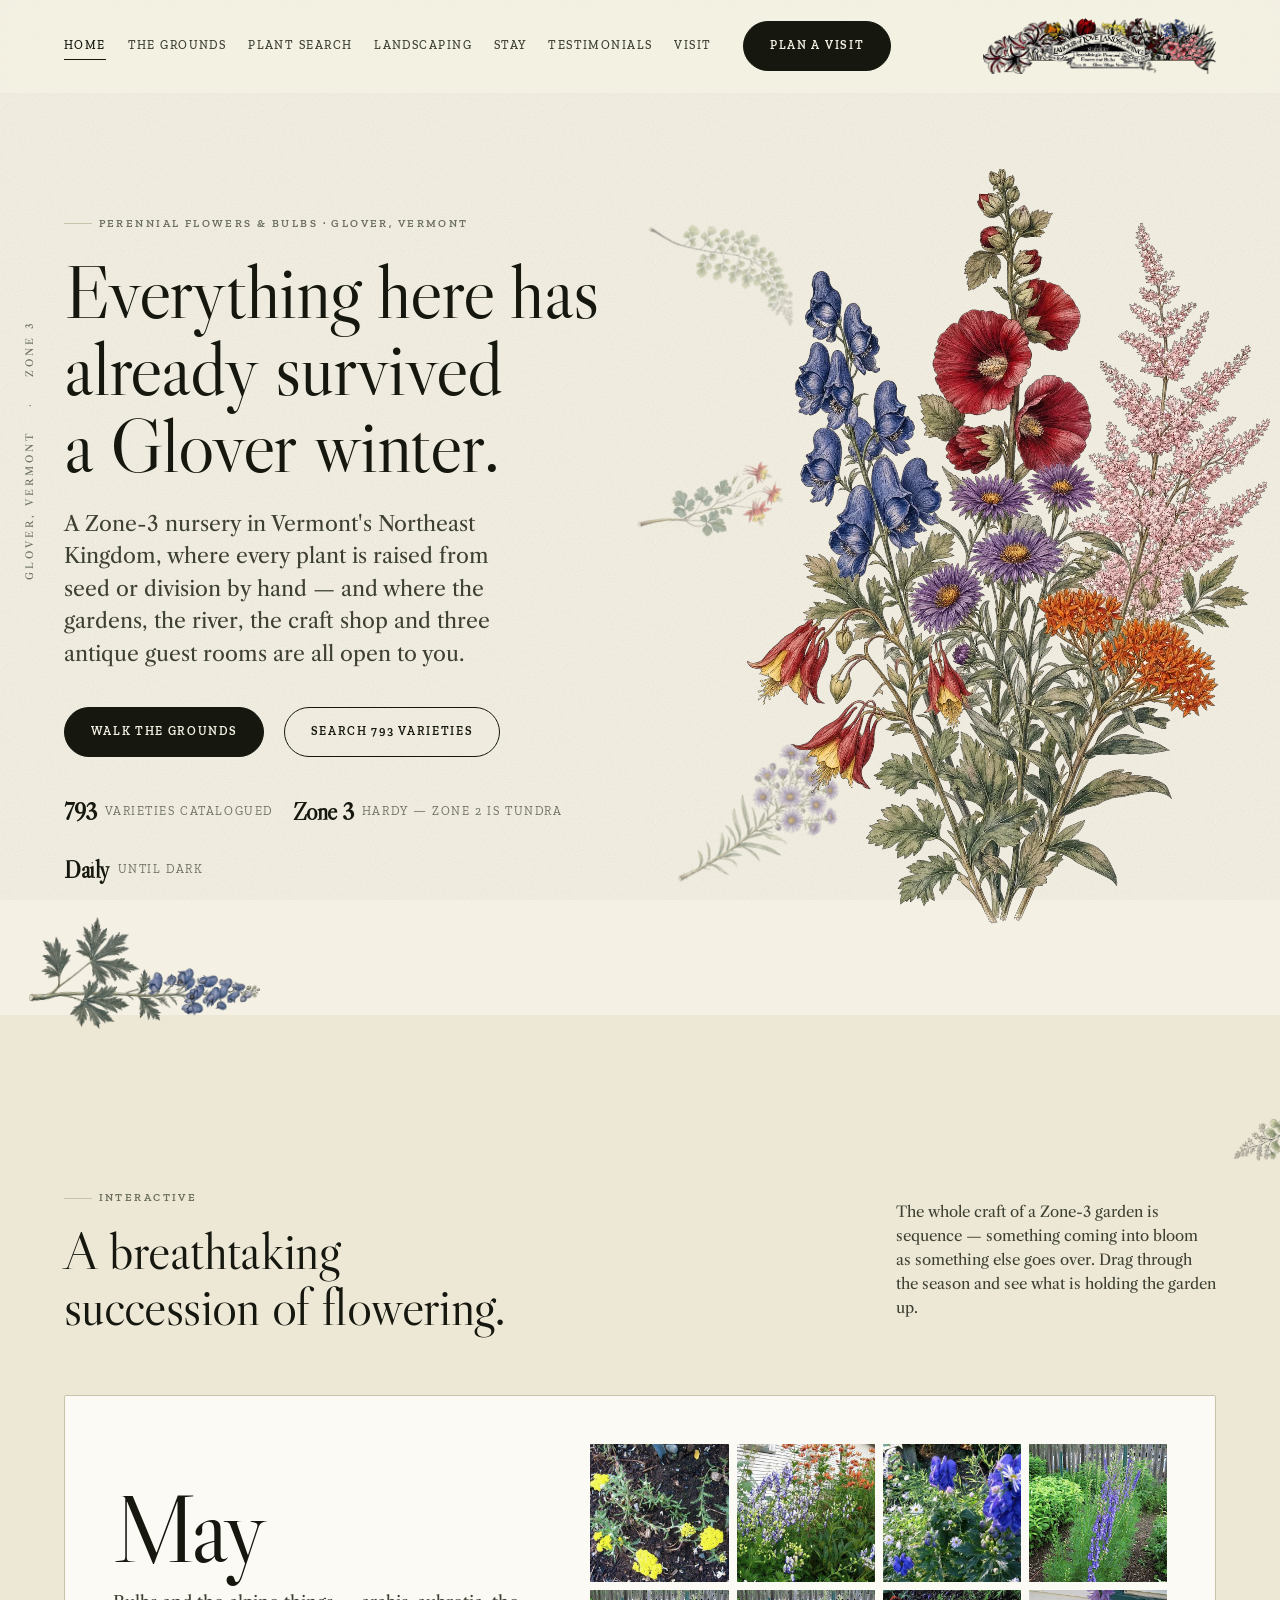
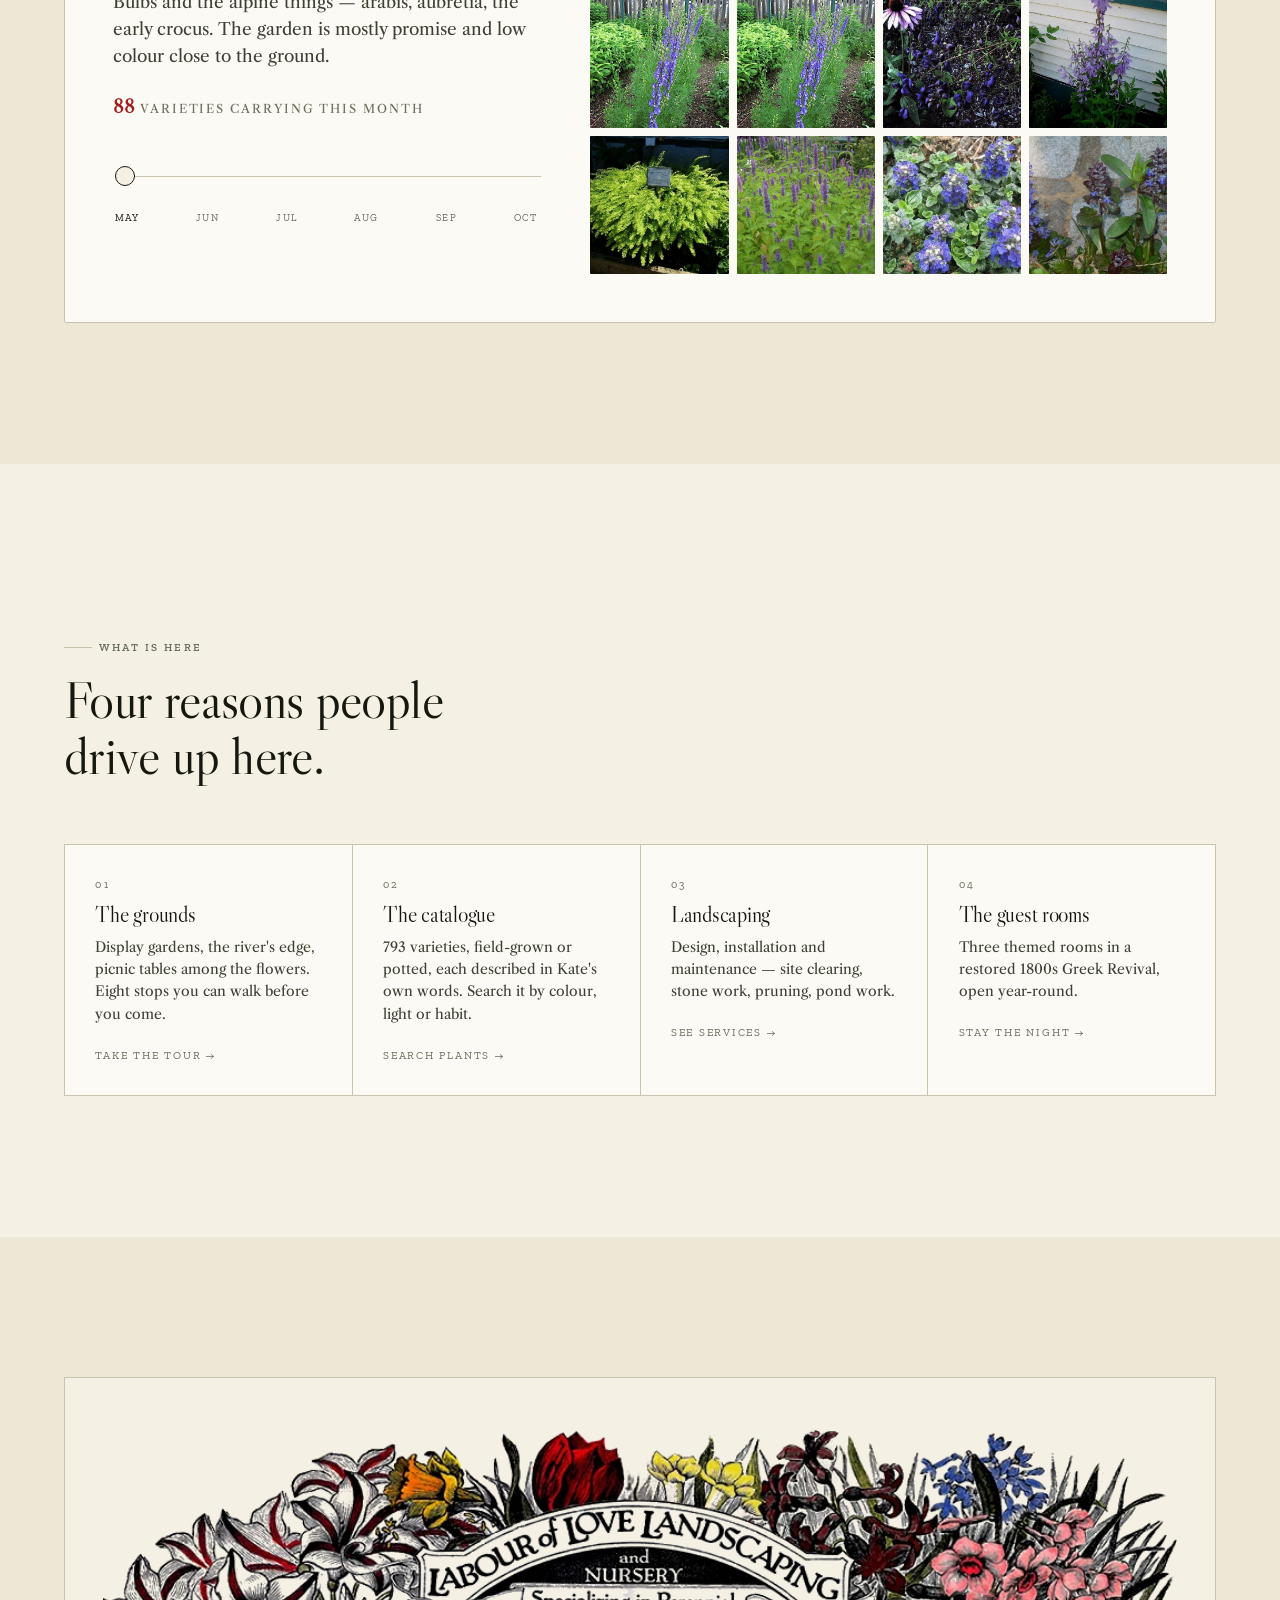
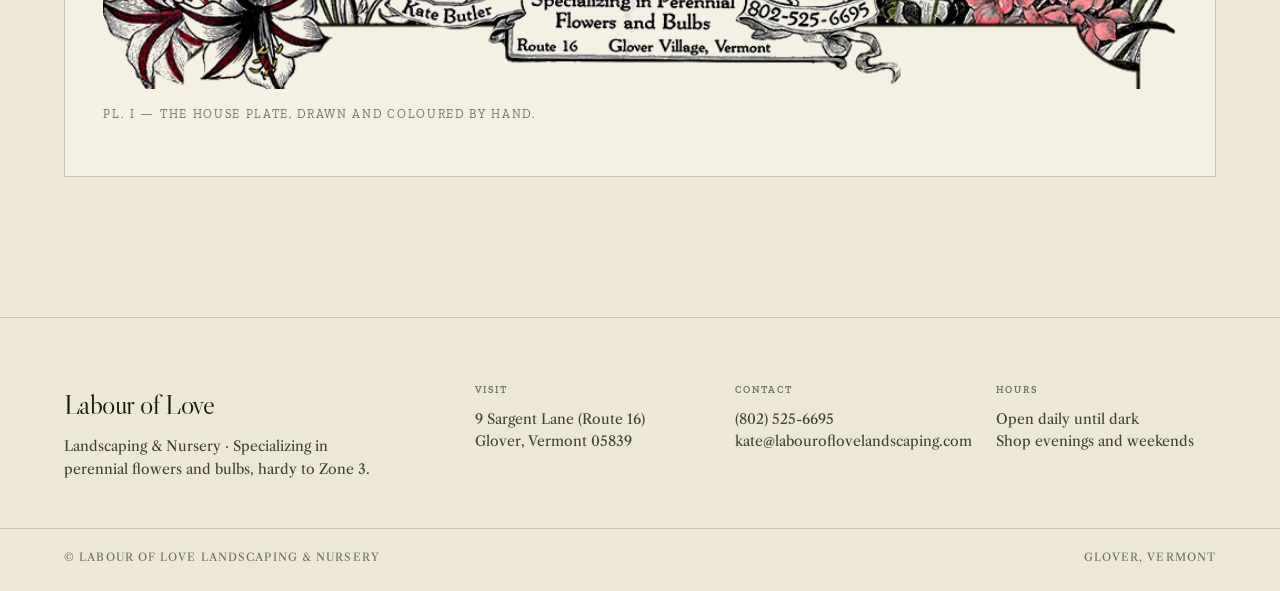
<file: index.html>
<!doctype html>
<html lang="en">
<head>
<meta charset="utf-8">
<meta name="viewport" content="width=device-width, initial-scale=1">
<title>Labour of Love Landscaping &amp; Nursery — Glover, Vermont</title>
<meta name="description" content="Over 700 varieties of Zone-3-hardy perennials grown from seed and division in Vermont's Northeast Kingdom. Display gardens, guided tours, a craft shop and three antique guest rooms.">
<link rel="icon" href="assets/photos/LabourOfLoveicon.jpg">
<link rel="preconnect" href="https://fonts.googleapis.com">
<link rel="preconnect" href="https://fonts.gstatic.com" crossorigin>
<link href="https://fonts.googleapis.com/css2?family=Libre+Caslon+Display&family=Libre+Caslon+Text:ital,wght@0,400;0,700;1,400&family=Zilla+Slab:ital,wght@0,300;0,400;0,500;0,600;1,400&display=swap" rel="stylesheet">
<script>document.documentElement.classList.add("js")</script>
<link rel="stylesheet" href="css/style.css?v=1787103183">
</head>
<body class="home">

<div class="rail" aria-hidden="true"><span>Glover, Vermont</span><span>·</span><span>Zone 3</span></div>

<header class="mast" id="mast">
  <button class="icirc mast__toggle" id="navToggle" aria-expanded="false" aria-controls="navPanel" aria-label="Open menu">
    <svg viewBox="0 0 24 24" fill="none" stroke="currentColor" stroke-width="1.6"><path d="M4 7h16M4 12h16M4 17h16"/></svg>
  </button>
  <nav class="mast__nav" aria-label="Primary">
    <a href="index.html" aria-current="page">Home</a>
    <a href="tour.html">The Grounds</a>
    <a href="plants.html">Plant Search</a>
    <a href="services.html">Landscaping</a>
    <a href="stay.html">Stay</a>
    <a href="testimonials.html">Testimonials</a>
    <a href="visit.html">Visit</a>
  </nav>
  <a class="btn btn--fill mast__cta" href="visit.html">Plan a visit</a>
  <a class="mast__logo" href="index.html" aria-label="Labour of Love Landscaping and Nursery — home">
    <img src="assets/generated/logo-mark.webp" alt="Labour of Love Landscaping and Nursery, Kate Butler, specializing in perennial flowers and bulbs, Route 16, Glover Village, Vermont" width="967" height="234">
  </a>
</header>

<nav class="navpanel" id="navPanel" data-open="false" aria-label="Mobile">
  <a href="index.html">Home</a>
  <a href="tour.html">The Grounds</a>
  <a href="plants.html">Plant Search</a>
  <a href="services.html">Landscaping</a>
  <a href="stay.html">Stay</a>
  <a href="testimonials.html">Testimonials</a>
  <a href="visit.html">Visit</a>
  <a class="btn btn--fill" href="tel:+18025256695">Call (802) 525-6695</a>
</nav>

<main id="top">

  <section class="hero shell">
    <div class="hero__grid">
      <div class="hero__copy">
        <span class="eyebrow">Perennial flowers &amp; bulbs · Glover, Vermont</span>
        <h1 class="display hero__title">Everything here has already survived a Glover winter.</h1>
        <p class="lede">A Zone-3 nursery in Vermont's Northeast Kingdom, where every plant is raised
        from seed or division by hand — and where the gardens, the river, the craft shop and three
        antique guest rooms are all open to you.</p>
        <div class="hero__meta">
          <a class="btn btn--fill" href="tour.html">Walk the grounds</a>
          <a class="btn" href="plants.html">Search 793 varieties</a>
        </div>
        <div class="hero__meta">
          <span class="hero__stat"><b>793</b> varieties catalogued</span>
          <span class="hero__stat"><b>Zone 3</b> hardy — Zone 2 is tundra</span>
          <span class="hero__stat"><b>Daily</b> until dark</span>
        </div>
      </div>
      <div class="hero__art">
        <div class="hero__posy" aria-hidden="true">
          <img class="hsprig hsprig--nw" src="assets/generated/sprigs/fern.webp" alt="" loading="lazy" decoding="async">
          <img class="hsprig hsprig--w"  src="assets/generated/sprigs/columbine.webp" alt="" loading="lazy" decoding="async">
          <img class="hsprig hsprig--sw" src="assets/generated/sprigs/aster.webp" alt="" loading="lazy" decoding="async">
          <img class="hsprig hsprig--ne" src="assets/generated/sprigs/astilbe.webp" alt="" loading="lazy" decoding="async">
          <img class="hsprig hsprig--e"  src="assets/generated/sprigs/monkshood.webp" alt="" loading="lazy" decoding="async">
          <img class="hsprig hsprig--se" src="assets/generated/sprigs/butterflyweed.webp" alt="" loading="lazy" decoding="async">
        </div>
        <div class="hero__drift"><div class="hero__sway">
          <img src="assets/generated/hero-plate.webp" alt="Botanical plate of Zone-3 perennials: monkshood, New England aster, butterfly weed, wild columbine, astilbe and hollyhock" fetchpriority="high">
        </div></div>
      </div>
    </div>
  </section>

  <section class="sec season" id="succession">
    <div class="shell">
      <div class="sec__head" data-rise>
        <img class="sprig sprig--l" src="assets/generated/sprigs/monkshood.webp" alt="" aria-hidden="true" loading="lazy" decoding="async" data-rate="0.07"><img class="sprig sprig--r-low" src="assets/generated/sprigs/fern.webp" alt="" aria-hidden="true" loading="lazy" decoding="async" data-rate="0.12">
        <div><span class="eyebrow">Interactive</span>
        <h2 class="sec__title" style="margin-top:1rem">A breathtaking succession of flowering.</h2></div>
        <p style="max-width:32ch;color:var(--ink-soft);font-size:.9375rem">The whole craft of a Zone-3
        garden is sequence — something coming into bloom as something else goes over. Drag through the
        season and see what is holding the garden up.</p>
      </div>
      <div class="season__stage" data-rise>
        <div>
          <div class="season__month" id="seasonMonth">May</div>
          <p class="season__note" id="seasonNote"></p>
          <div class="season__count"><b id="seasonCount">0</b> varieties carrying this month</div>
          <div class="scrub">
            <label for="seasonRange" style="position:absolute;width:1px;height:1px;overflow:hidden;clip:rect(0 0 0 0)">Month of the season</label>
            <input type="range" id="seasonRange" min="0" max="5" value="0" step="1" aria-describedby="seasonNote">
            <div class="scrub__ticks" id="seasonTicks"></div>
          </div>
        </div>
        <div class="bloomgrid" id="bloomGrid" aria-live="polite"></div>
      </div>
    </div>
  </section>

  <section class="sec">
    <div class="shell">
      <div class="sec__head" data-rise>
        <img class="sprig sprig--r" src="assets/generated/sprigs/aster.webp" alt="" aria-hidden="true" loading="lazy" decoding="async" data-rate="0.05"><img class="sprig sprig--l-low" src="assets/generated/sprigs/columbine.webp" alt="" aria-hidden="true" loading="lazy" decoding="async" data-rate="0.1">
        <div><span class="eyebrow">What is here</span>
        <h2 class="sec__title" style="margin-top:1rem">Four reasons people drive up here.</h2></div>
      </div>
      <div class="svcs" data-rise>
        <a class="svc" href="tour.html"><span class="svc__n">01</span><h3>The grounds</h3><p>Display gardens, the river's edge, picnic tables among the flowers. Eight stops you can walk before you come.</p><span class="svc__go">Take the tour →</span></a>
        <a class="svc" href="plants.html"><span class="svc__n">02</span><h3>The catalogue</h3><p>793 varieties, field-grown or potted, each described in Kate's own words. Search it by colour, light or habit.</p><span class="svc__go">Search plants →</span></a>
        <a class="svc" href="services.html"><span class="svc__n">03</span><h3>Landscaping</h3><p>Design, installation and maintenance — site clearing, stone work, pruning, pond work.</p><span class="svc__go">See services →</span></a>
        <a class="svc" href="stay.html"><span class="svc__n">04</span><h3>The guest rooms</h3><p>Three themed rooms in a restored 1800s Greek Revival, open year-round.</p><span class="svc__go">Stay the night →</span></a>
      </div>
    </div>
  </section>

  <section class="sec" style="background:var(--paper-warm)">
    <div class="shell plate" data-rise>
      <figure class="plate__fig">
        <img src="assets/generated/logo-mark.webp" alt="Hand-drawn, hand-coloured botanical engraving reading Labour of Love Landscaping and Nursery, Kate Butler, specializing in perennial flowers and bulbs, Route 16, Glover Village, Vermont">
        <figcaption>Pl. I — The house plate, drawn and coloured by hand.</figcaption>
      </figure>
    </div>
  </section>

</main>

<footer class="sitefoot">
  <div class="shell sitefoot__in">
    <div>
      <div class="sitefoot__brand">Labour of Love</div>
      <p class="sitefoot__blurb">Landscaping &amp; Nursery · Specializing in perennial flowers and bulbs, hardy to Zone 3.</p>
    </div>
    <div class="sitefoot__cols">
      <div><span class="sitefoot__h">Visit</span>
        <a href="https://maps.google.com/?q=9+Sargent+Lane+Glover+VT+05839" target="_blank" rel="noopener">9 Sargent Lane (Route 16)<br>Glover, Vermont 05839</a></div>
      <div><span class="sitefoot__h">Contact</span>
        <a href="tel:+18025256695">(802) 525-6695</a><br>
        <a href="mailto:kate@labouroflovelandscaping.com">kate@labouroflovelandscaping.com</a></div>
      <div><span class="sitefoot__h">Hours</span>
        Open daily until dark<br>Shop evenings and weekends</div>
    </div>
  </div>
  <div class="shell sitefoot__base"><span>© Labour of Love Landscaping &amp; Nursery</span><span>Glover, Vermont</span></div>
</footer>

<script src="js/app.js?v=1787105517"></script>
<script src="js/hero-wind.js?v=1787100144"></script>
</body>
</html>
</file>
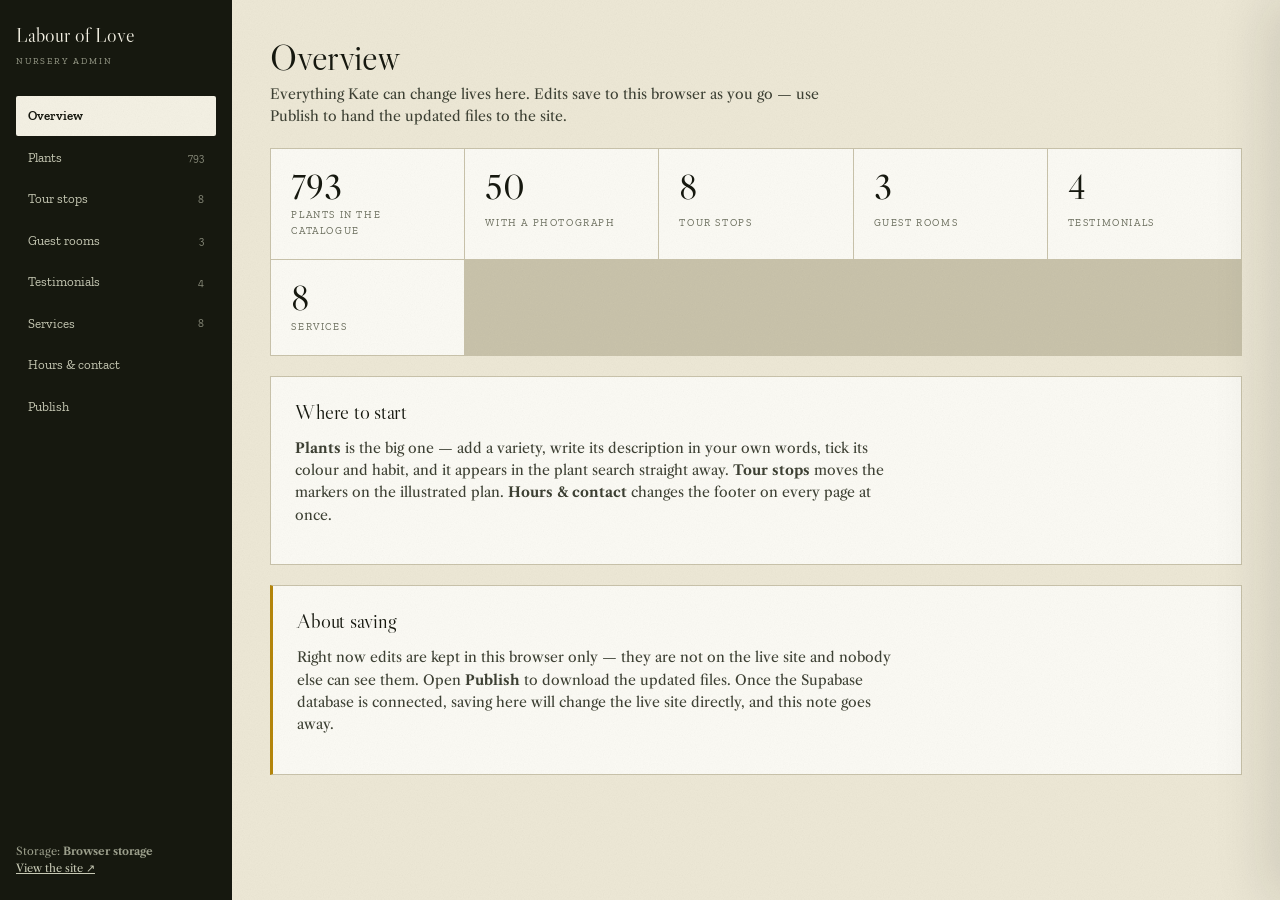
<file: admin.html>
<!doctype html>
<html lang="en">
<head>
<meta charset="utf-8">
<meta name="viewport" content="width=device-width, initial-scale=1">
<title>Admin — Labour of Love Landscaping</title>
<meta name="robots" content="noindex, nofollow">
<link rel="icon" href="assets/photos/LabourOfLoveicon.jpg">
<link rel="preconnect" href="https://fonts.googleapis.com">
<link rel="preconnect" href="https://fonts.gstatic.com" crossorigin>
<link href="https://fonts.googleapis.com/css2?family=Libre+Caslon+Display&family=Libre+Caslon+Text:ital,wght@0,400;0,700;1,400&family=Zilla+Slab:ital,wght@0,300;0,400;0,500;0,600;1,400&display=swap" rel="stylesheet">
<script>document.documentElement.classList.add("js")</script>
<link rel="stylesheet" href="css/admin.css">
</head>
<body class="admin">

<div class="adm">
  <aside class="adm__side">
    <div class="adm__brand">Labour of Love</div>
    <div class="adm__sub">Nursery admin</div>
    <nav class="adm__nav" id="nav" aria-label="Admin sections"></nav>
    <footer>
      Storage: <b id="driverName">—</b><br>
      <a href="index.html" target="_blank" rel="noopener">View the site ↗</a>
    </footer>
  </aside>

  <main class="adm__main">
    <div class="adm__head">
      <div>
        <h1 id="viewTitle">Overview</h1>
        <p class="adm__hint" id="viewHint"></p>
      </div>
      <div id="viewActions" style="display:flex;gap:.5rem;flex-wrap:wrap"></div>
    </div>
    <div id="view"></div>
  </main>
</div>

<div class="scrim" id="scrim" data-open="false"></div>
<aside class="drawer" id="drawer" data-open="false" role="dialog" aria-modal="true" aria-labelledby="drawerTitle">
  <div class="drawer__head">
    <h2 id="drawerTitle">Edit</h2>
    <button class="iconbtn" id="drawerClose" aria-label="Close">
      <svg viewBox="0 0 24 24" fill="none" stroke="currentColor" stroke-width="1.7"><path d="M6 6l12 12M18 6l-12 12"/></svg>
    </button>
  </div>
  <form class="drawer__body" id="drawerBody"></form>
  <div class="drawer__foot">
    <button class="btn btn--sm" id="drawerCancel" type="button">Cancel</button>
    <button class="btn btn--sm btn--fill" id="drawerSave" type="button">Save</button>
  </div>
</aside>

<div class="toast" id="toast" role="status" aria-live="polite"></div>

<script type="module" src="js/admin.js"></script>
</body>
</html>
</file>
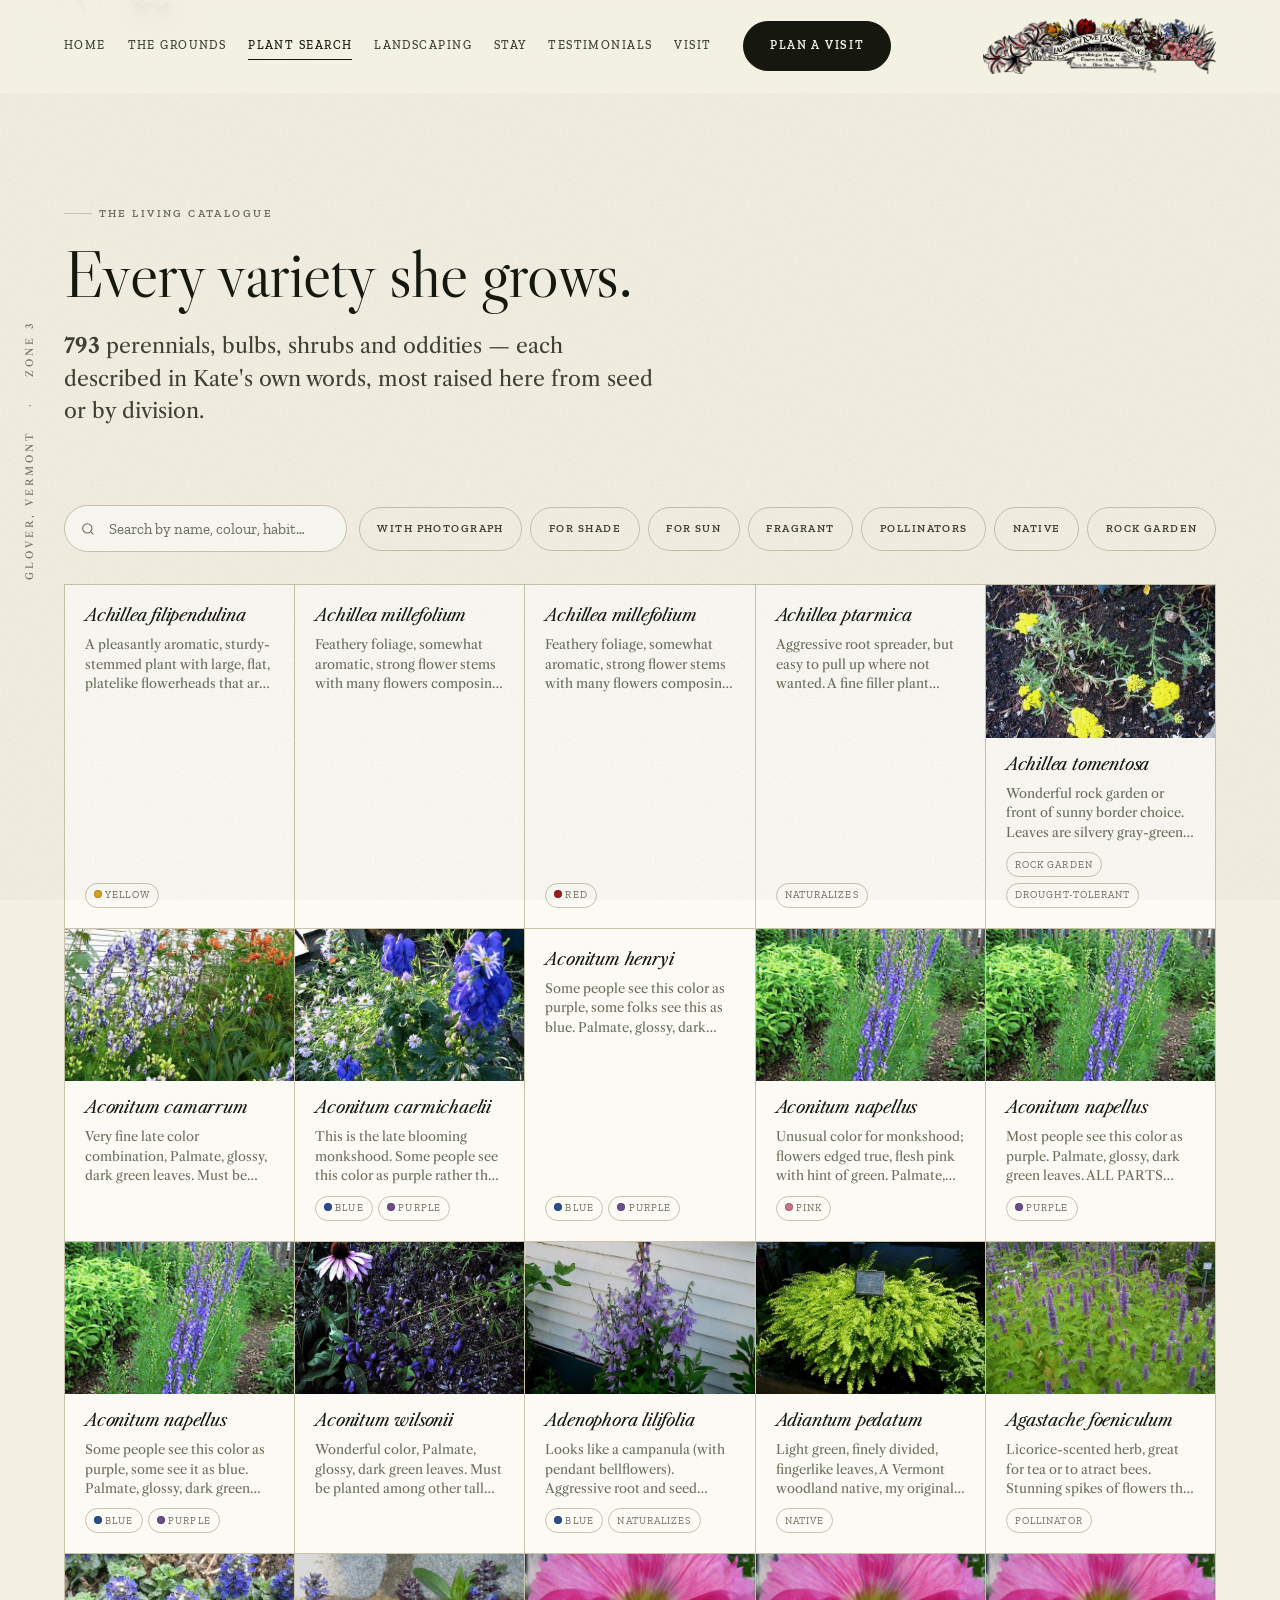
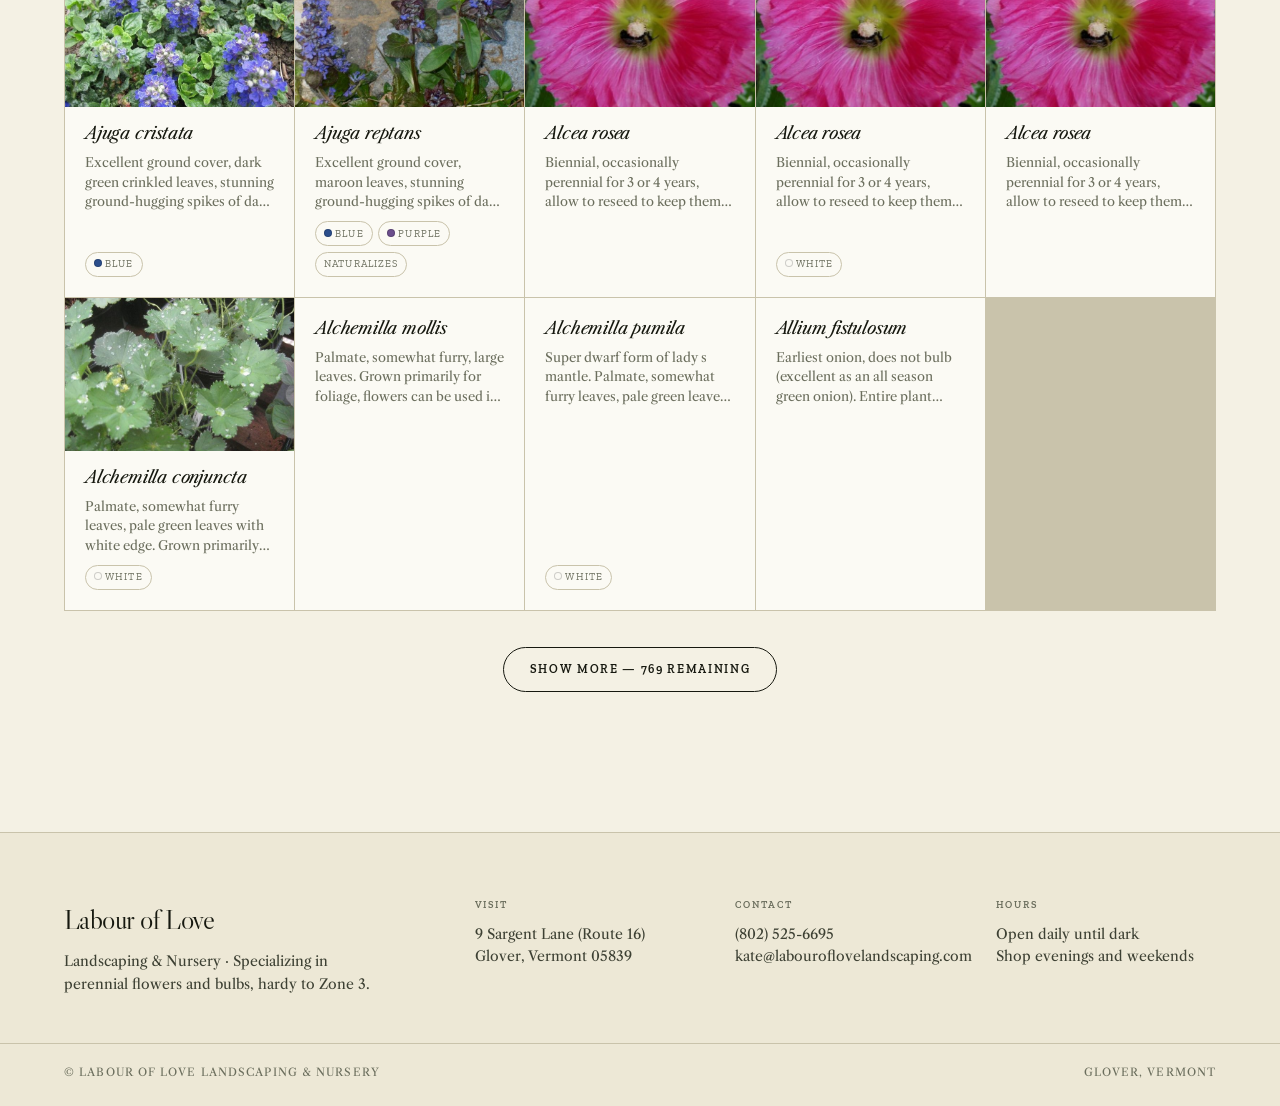
<file: plants.html>
<!doctype html>
<html lang="en">
<head>
<meta charset="utf-8">
<meta name="viewport" content="width=device-width, initial-scale=1">
<title>Plant Search — Labour of Love Landscaping</title>
<meta name="description" content="Search 793 Zone-3-hardy perennials, bulbs and shrubs grown at Labour of Love Nursery in Glover, Vermont.">
<link rel="icon" href="assets/photos/LabourOfLoveicon.jpg">
<link rel="preconnect" href="https://fonts.googleapis.com">
<link rel="preconnect" href="https://fonts.gstatic.com" crossorigin>
<link href="https://fonts.googleapis.com/css2?family=Libre+Caslon+Display&family=Libre+Caslon+Text:ital,wght@0,400;0,700;1,400&family=Zilla+Slab:ital,wght@0,300;0,400;0,500;0,600;1,400&display=swap" rel="stylesheet">
<script>document.documentElement.classList.add("js")</script>
<link rel="stylesheet" href="css/style.css?v=1787103183">
</head>
<body class="">

<div class="rail" aria-hidden="true"><span>Glover, Vermont</span><span>·</span><span>Zone 3</span></div>

<header class="mast" id="mast">
  <button class="icirc mast__toggle" id="navToggle" aria-expanded="false" aria-controls="navPanel" aria-label="Open menu">
    <svg viewBox="0 0 24 24" fill="none" stroke="currentColor" stroke-width="1.6"><path d="M4 7h16M4 12h16M4 17h16"/></svg>
  </button>
  <nav class="mast__nav" aria-label="Primary">
    <a href="index.html">Home</a>
    <a href="tour.html">The Grounds</a>
    <a href="plants.html" aria-current="page">Plant Search</a>
    <a href="services.html">Landscaping</a>
    <a href="stay.html">Stay</a>
    <a href="testimonials.html">Testimonials</a>
    <a href="visit.html">Visit</a>
  </nav>
  <a class="btn btn--fill mast__cta" href="visit.html">Plan a visit</a>
  <a class="mast__logo" href="index.html" aria-label="Labour of Love Landscaping and Nursery — home">
    <img src="assets/generated/logo-mark.webp" alt="Labour of Love Landscaping and Nursery, Kate Butler, specializing in perennial flowers and bulbs, Route 16, Glover Village, Vermont" width="967" height="234">
  </a>
</header>

<nav class="navpanel" id="navPanel" data-open="false" aria-label="Mobile">
  <a href="index.html">Home</a>
  <a href="tour.html">The Grounds</a>
  <a href="plants.html">Plant Search</a>
  <a href="services.html">Landscaping</a>
  <a href="stay.html">Stay</a>
  <a href="testimonials.html">Testimonials</a>
  <a href="visit.html">Visit</a>
  <a class="btn btn--fill" href="tel:+18025256695">Call (802) 525-6695</a>
</nav>

<main id="top">

  <section class="pagehead shell">
    <img class="sprig sprig--l" src="assets/generated/sprigs/aster.webp" alt="" aria-hidden="true" loading="lazy" decoding="async" data-rate="0.08">
    <span class="eyebrow">The living catalogue</span>
    <h1 class="display pagehead__title">Every variety she grows.</h1>
    <p class="lede"><b id="catTotal">793</b> perennials, bulbs, shrubs and oddities — each described in
    Kate's own words, most raised here from seed or by division.</p>
  </section>

  <section class="sec" style="padding-top:0">
    <div class="shell">
      <div class="cat__controls" data-rise>
        <div class="searchbox">
          <svg viewBox="0 0 24 24" fill="none" stroke="currentColor" stroke-width="1.6"><circle cx="11" cy="11" r="7"/><path d="M20 20l-3.5-3.5"/></svg>
          <input type="search" id="catSearch" placeholder="Search by name, colour, habit…" aria-label="Search the plant catalogue">
        </div>
        <div id="catFilters" style="display:flex;gap:.5rem;flex-wrap:wrap"></div>
      </div>
      <div class="cat__grid" id="catGrid" aria-live="polite"></div>
      <div class="cat__empty" id="catEmpty" hidden>Nothing by that name — try a colour, or a genus.</div>
      <div class="cat__more"><button class="btn" id="catMore">Show more</button></div>
    </div>
  </section>

</main>

<footer class="sitefoot">
  <div class="shell sitefoot__in">
    <div>
      <div class="sitefoot__brand">Labour of Love</div>
      <p class="sitefoot__blurb">Landscaping &amp; Nursery · Specializing in perennial flowers and bulbs, hardy to Zone 3.</p>
    </div>
    <div class="sitefoot__cols">
      <div><span class="sitefoot__h">Visit</span>
        <a href="https://maps.google.com/?q=9+Sargent+Lane+Glover+VT+05839" target="_blank" rel="noopener">9 Sargent Lane (Route 16)<br>Glover, Vermont 05839</a></div>
      <div><span class="sitefoot__h">Contact</span>
        <a href="tel:+18025256695">(802) 525-6695</a><br>
        <a href="mailto:kate@labouroflovelandscaping.com">kate@labouroflovelandscaping.com</a></div>
      <div><span class="sitefoot__h">Hours</span>
        Open daily until dark<br>Shop evenings and weekends</div>
    </div>
  </div>
  <div class="shell sitefoot__base"><span>© Labour of Love Landscaping &amp; Nursery</span><span>Glover, Vermont</span></div>
</footer>

<script src="js/app.js?v=1787105517"></script>

</body>
</html>
</file>
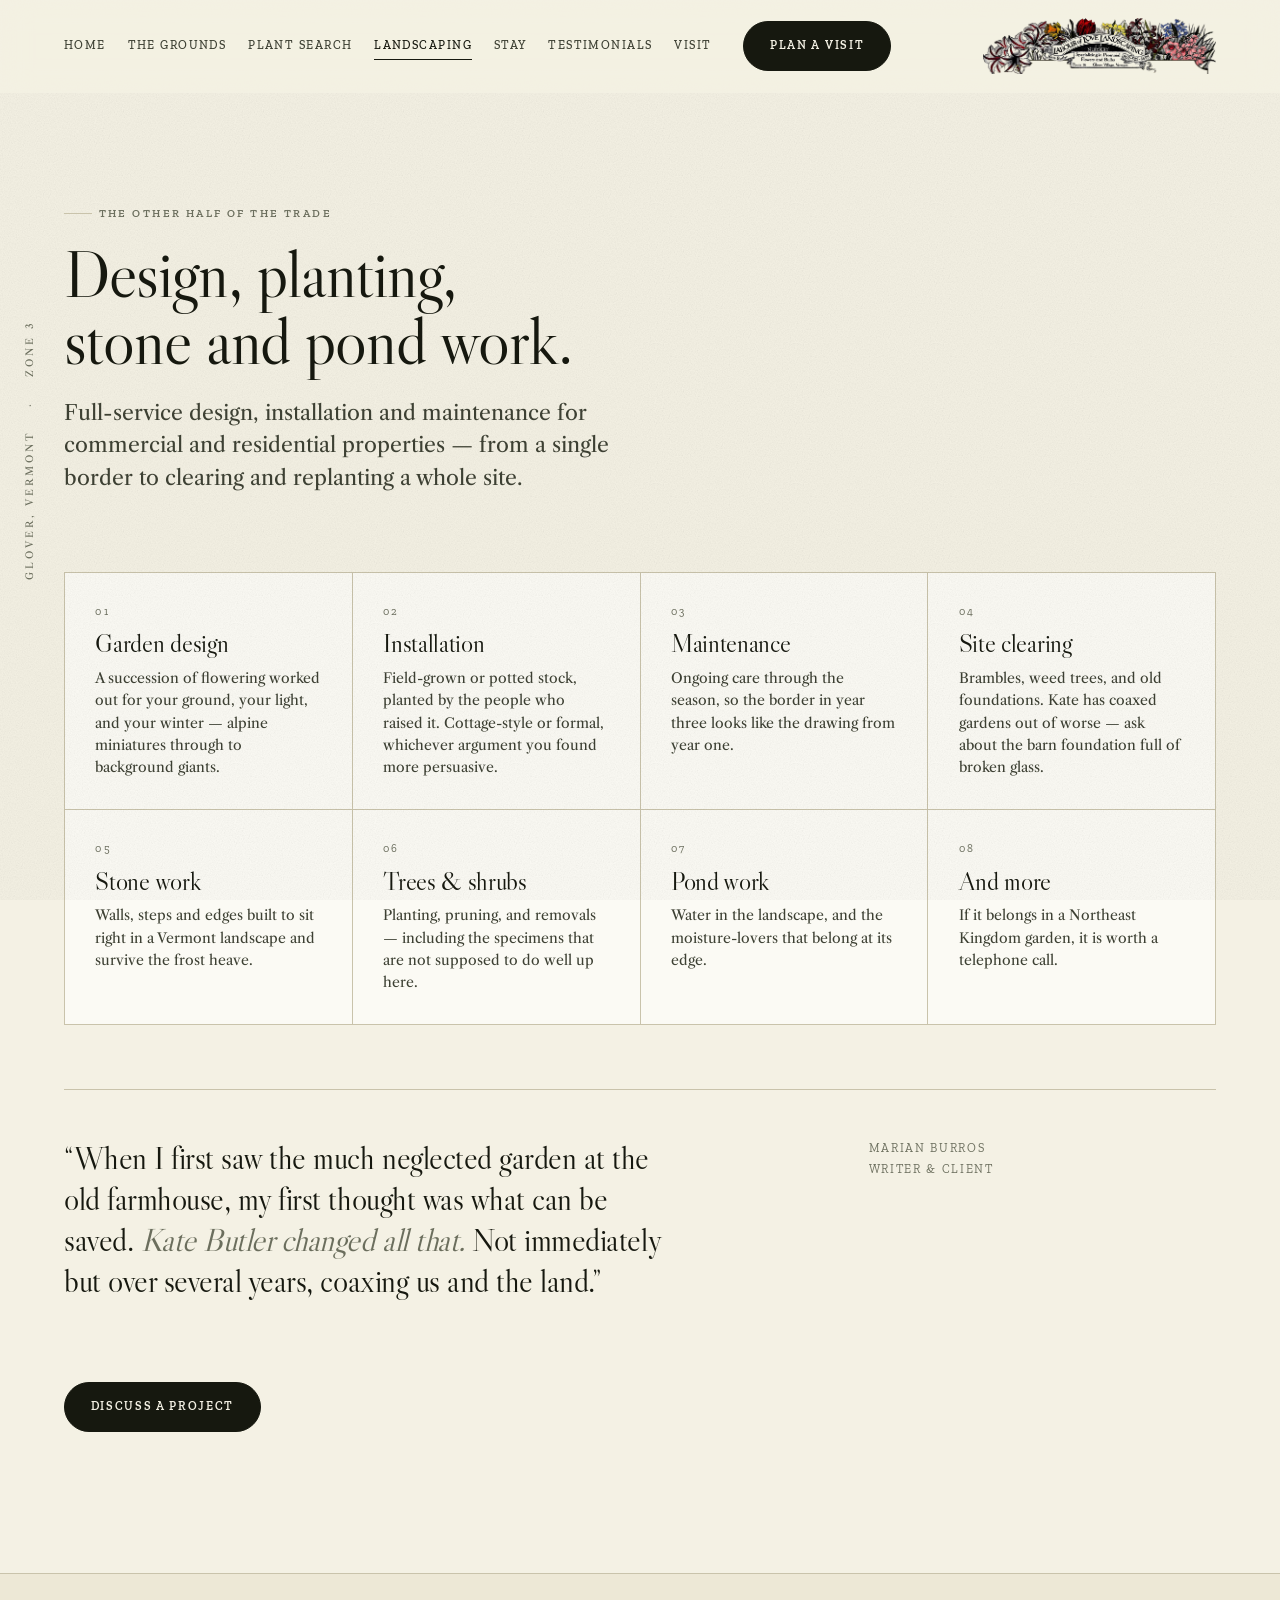
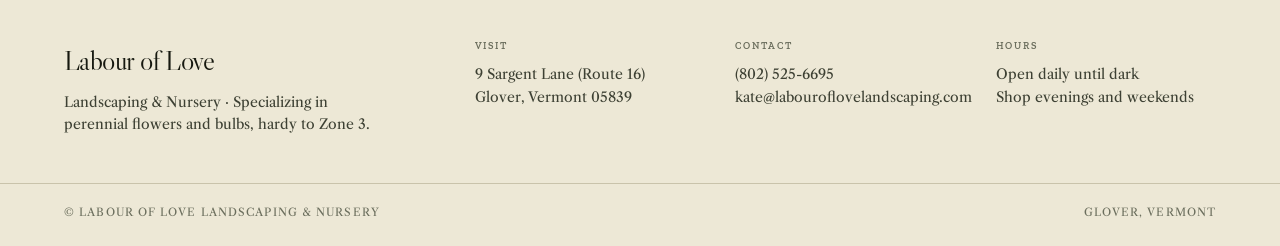
<file: services.html>
<!doctype html>
<html lang="en">
<head>
<meta charset="utf-8">
<meta name="viewport" content="width=device-width, initial-scale=1">
<title>Landscaping — Labour of Love Landscaping</title>
<meta name="description" content="Garden design, installation and maintenance in Vermont's Northeast Kingdom: site clearing, stone work, tree and shrub planting, pruning and pond work.">
<link rel="icon" href="assets/photos/LabourOfLoveicon.jpg">
<link rel="preconnect" href="https://fonts.googleapis.com">
<link rel="preconnect" href="https://fonts.gstatic.com" crossorigin>
<link href="https://fonts.googleapis.com/css2?family=Libre+Caslon+Display&family=Libre+Caslon+Text:ital,wght@0,400;0,700;1,400&family=Zilla+Slab:ital,wght@0,300;0,400;0,500;0,600;1,400&display=swap" rel="stylesheet">
<script>document.documentElement.classList.add("js")</script>
<link rel="stylesheet" href="css/style.css?v=1787103183">
</head>
<body class="">

<div class="rail" aria-hidden="true"><span>Glover, Vermont</span><span>·</span><span>Zone 3</span></div>

<header class="mast" id="mast">
  <button class="icirc mast__toggle" id="navToggle" aria-expanded="false" aria-controls="navPanel" aria-label="Open menu">
    <svg viewBox="0 0 24 24" fill="none" stroke="currentColor" stroke-width="1.6"><path d="M4 7h16M4 12h16M4 17h16"/></svg>
  </button>
  <nav class="mast__nav" aria-label="Primary">
    <a href="index.html">Home</a>
    <a href="tour.html">The Grounds</a>
    <a href="plants.html">Plant Search</a>
    <a href="services.html" aria-current="page">Landscaping</a>
    <a href="stay.html">Stay</a>
    <a href="testimonials.html">Testimonials</a>
    <a href="visit.html">Visit</a>
  </nav>
  <a class="btn btn--fill mast__cta" href="visit.html">Plan a visit</a>
  <a class="mast__logo" href="index.html" aria-label="Labour of Love Landscaping and Nursery — home">
    <img src="assets/generated/logo-mark.webp" alt="Labour of Love Landscaping and Nursery, Kate Butler, specializing in perennial flowers and bulbs, Route 16, Glover Village, Vermont" width="967" height="234">
  </a>
</header>

<nav class="navpanel" id="navPanel" data-open="false" aria-label="Mobile">
  <a href="index.html">Home</a>
  <a href="tour.html">The Grounds</a>
  <a href="plants.html">Plant Search</a>
  <a href="services.html">Landscaping</a>
  <a href="stay.html">Stay</a>
  <a href="testimonials.html">Testimonials</a>
  <a href="visit.html">Visit</a>
  <a class="btn btn--fill" href="tel:+18025256695">Call (802) 525-6695</a>
</nav>

<main id="top">

  <section class="pagehead shell">
    <img class="sprig sprig--r" src="assets/generated/sprigs/monkshood.webp" alt="" aria-hidden="true" loading="lazy" decoding="async" data-rate="0.05">
    <span class="eyebrow">The other half of the trade</span>
    <h1 class="display pagehead__title">Design, planting, stone and pond work.</h1>
    <p class="lede">Full-service design, installation and maintenance for commercial and residential
    properties — from a single border to clearing and replanting a whole site.</p>
  </section>

  <section class="sec" style="padding-top:0">
    <div class="shell">
      <div class="svcs" data-rise>
        <article class="svc"><span class="svc__n">01</span><h2>Garden design</h2><p>A succession of flowering worked out for your ground, your light, and your winter — alpine miniatures through to background giants.</p></article>
        <article class="svc"><span class="svc__n">02</span><h2>Installation</h2><p>Field-grown or potted stock, planted by the people who raised it. Cottage-style or formal, whichever argument you found more persuasive.</p></article>
        <article class="svc"><span class="svc__n">03</span><h2>Maintenance</h2><p>Ongoing care through the season, so the border in year three looks like the drawing from year one.</p></article>
        <article class="svc"><span class="svc__n">04</span><h2>Site clearing</h2><p>Brambles, weed trees, and old foundations. Kate has coaxed gardens out of worse — ask about the barn foundation full of broken glass.</p></article>
        <article class="svc"><span class="svc__n">05</span><h2>Stone work</h2><p>Walls, steps and edges built to sit right in a Vermont landscape and survive the frost heave.</p></article>
        <article class="svc"><span class="svc__n">06</span><h2>Trees &amp; shrubs</h2><p>Planting, pruning, and removals — including the specimens that are not supposed to do well up here.</p></article>
        <article class="svc"><span class="svc__n">07</span><h2>Pond work</h2><p>Water in the landscape, and the moisture-lovers that belong at its edge.</p></article>
        <article class="svc"><span class="svc__n">08</span><h2>And more</h2><p>If it belongs in a Northeast Kingdom garden, it is worth a telephone call.</p></article>
      </div>
      <div class="quote quote--light" data-rise style="margin-top:clamp(2.5rem,6vw,4rem)">
        <blockquote>“When I first saw the much neglected garden at the old farmhouse, my first thought was
        what can be saved. <em>Kate Butler changed all that.</em> Not immediately but over several years,
        coaxing us and the land.”</blockquote>
        <cite>Marian Burros<br>Writer &amp; client</cite>
      </div>
      <div style="margin-top:2rem" data-rise>
        <a class="btn btn--fill" href="mailto:kate@labouroflovelandscaping.com?subject=Landscaping%20enquiry">Discuss a project</a>
      </div>
    </div>
  </section>

</main>

<footer class="sitefoot">
  <div class="shell sitefoot__in">
    <div>
      <div class="sitefoot__brand">Labour of Love</div>
      <p class="sitefoot__blurb">Landscaping &amp; Nursery · Specializing in perennial flowers and bulbs, hardy to Zone 3.</p>
    </div>
    <div class="sitefoot__cols">
      <div><span class="sitefoot__h">Visit</span>
        <a href="https://maps.google.com/?q=9+Sargent+Lane+Glover+VT+05839" target="_blank" rel="noopener">9 Sargent Lane (Route 16)<br>Glover, Vermont 05839</a></div>
      <div><span class="sitefoot__h">Contact</span>
        <a href="tel:+18025256695">(802) 525-6695</a><br>
        <a href="mailto:kate@labouroflovelandscaping.com">kate@labouroflovelandscaping.com</a></div>
      <div><span class="sitefoot__h">Hours</span>
        Open daily until dark<br>Shop evenings and weekends</div>
    </div>
  </div>
  <div class="shell sitefoot__base"><span>© Labour of Love Landscaping &amp; Nursery</span><span>Glover, Vermont</span></div>
</footer>

<script src="js/app.js?v=1787105517"></script>

</body>
</html>
</file>
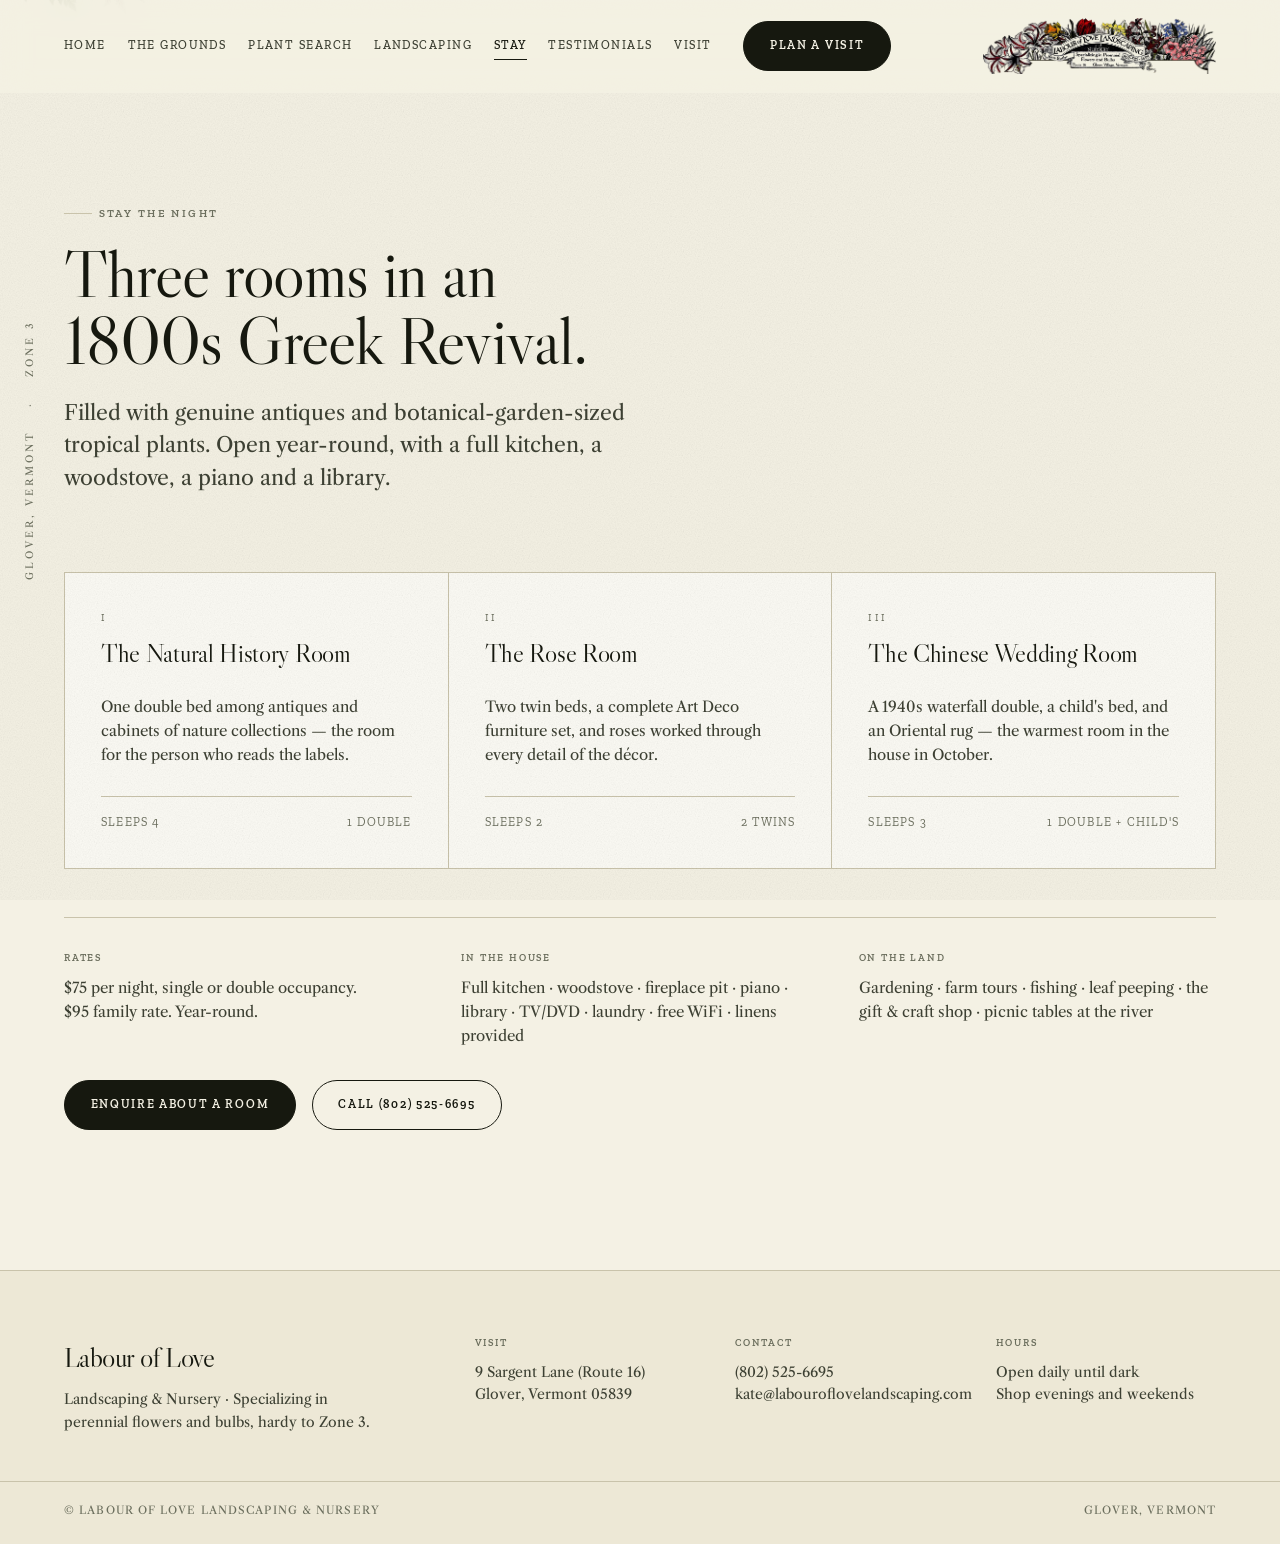
<file: stay.html>
<!doctype html>
<html lang="en">
<head>
<meta charset="utf-8">
<meta name="viewport" content="width=device-width, initial-scale=1">
<title>Stay — Labour of Love Landscaping</title>
<meta name="description" content="Three themed guest rooms in a restored 1800s Greek Revival farmhouse in Glover, Vermont. Open year-round from $75 a night.">
<link rel="icon" href="assets/photos/LabourOfLoveicon.jpg">
<link rel="preconnect" href="https://fonts.googleapis.com">
<link rel="preconnect" href="https://fonts.gstatic.com" crossorigin>
<link href="https://fonts.googleapis.com/css2?family=Libre+Caslon+Display&family=Libre+Caslon+Text:ital,wght@0,400;0,700;1,400&family=Zilla+Slab:ital,wght@0,300;0,400;0,500;0,600;1,400&display=swap" rel="stylesheet">
<script>document.documentElement.classList.add("js")</script>
<link rel="stylesheet" href="css/style.css?v=1787103183">
</head>
<body class="">

<div class="rail" aria-hidden="true"><span>Glover, Vermont</span><span>·</span><span>Zone 3</span></div>

<header class="mast" id="mast">
  <button class="icirc mast__toggle" id="navToggle" aria-expanded="false" aria-controls="navPanel" aria-label="Open menu">
    <svg viewBox="0 0 24 24" fill="none" stroke="currentColor" stroke-width="1.6"><path d="M4 7h16M4 12h16M4 17h16"/></svg>
  </button>
  <nav class="mast__nav" aria-label="Primary">
    <a href="index.html">Home</a>
    <a href="tour.html">The Grounds</a>
    <a href="plants.html">Plant Search</a>
    <a href="services.html">Landscaping</a>
    <a href="stay.html" aria-current="page">Stay</a>
    <a href="testimonials.html">Testimonials</a>
    <a href="visit.html">Visit</a>
  </nav>
  <a class="btn btn--fill mast__cta" href="visit.html">Plan a visit</a>
  <a class="mast__logo" href="index.html" aria-label="Labour of Love Landscaping and Nursery — home">
    <img src="assets/generated/logo-mark.webp" alt="Labour of Love Landscaping and Nursery, Kate Butler, specializing in perennial flowers and bulbs, Route 16, Glover Village, Vermont" width="967" height="234">
  </a>
</header>

<nav class="navpanel" id="navPanel" data-open="false" aria-label="Mobile">
  <a href="index.html">Home</a>
  <a href="tour.html">The Grounds</a>
  <a href="plants.html">Plant Search</a>
  <a href="services.html">Landscaping</a>
  <a href="stay.html">Stay</a>
  <a href="testimonials.html">Testimonials</a>
  <a href="visit.html">Visit</a>
  <a class="btn btn--fill" href="tel:+18025256695">Call (802) 525-6695</a>
</nav>

<main id="top">

  <section class="pagehead shell">
    <img class="sprig sprig--l" src="assets/generated/sprigs/astilbe.webp" alt="" aria-hidden="true" loading="lazy" decoding="async" data-rate="0.09">
    <span class="eyebrow">Stay the night</span>
    <h1 class="display pagehead__title">Three rooms in an 1800s Greek Revival.</h1>
    <p class="lede">Filled with genuine antiques and botanical-garden-sized tropical plants. Open
    year-round, with a full kitchen, a woodstove, a piano and a library.</p>
  </section>

  <section class="sec" style="padding-top:0">
    <div class="shell">
      <div class="rooms" data-rise>
        <article class="room"><span class="room__n">I</span><h2>The Natural History Room</h2>
          <p>One double bed among antiques and cabinets of nature collections — the room for the person who reads the labels.</p>
          <div class="room__meta"><span>Sleeps 4</span><span>1 double</span></div></article>
        <article class="room"><span class="room__n">II</span><h2>The Rose Room</h2>
          <p>Two twin beds, a complete Art Deco furniture set, and roses worked through every detail of the décor.</p>
          <div class="room__meta"><span>Sleeps 2</span><span>2 twins</span></div></article>
        <article class="room"><span class="room__n">III</span><h2>The Chinese Wedding Room</h2>
          <p>A 1940s waterfall double, a child's bed, and an Oriental rug — the warmest room in the house in October.</p>
          <div class="room__meta"><span>Sleeps 3</span><span>1 double + child's</span></div></article>
      </div>

      <img class="sprig sprig--r-low" src="assets/generated/sprigs/hollyhock.webp" alt="" aria-hidden="true" loading="lazy" decoding="async" data-rate="0.1">
      <div class="amen" data-rise>
        <div><span class="sitefoot__h">Rates</span><p>$75 per night, single or double occupancy.<br>$95 family rate. Year-round.</p></div>
        <div><span class="sitefoot__h">In the house</span><p>Full kitchen · woodstove · fireplace pit · piano · library · TV/DVD · laundry · free WiFi · linens provided</p></div>
        <div><span class="sitefoot__h">On the land</span><p>Gardening · farm tours · fishing · leaf peeping · the gift &amp; craft shop · picnic tables at the river</p></div>
      </div>

      <div style="margin-top:2rem;display:flex;gap:1rem;flex-wrap:wrap" data-rise>
        <a class="btn btn--fill" href="mailto:kate@labouroflovelandscaping.com?subject=Guest%20room%20enquiry">Enquire about a room</a>
        <a class="btn" href="tel:+18025256695">Call (802) 525-6695</a>
      </div>
    </div>
  </section>

</main>

<footer class="sitefoot">
  <div class="shell sitefoot__in">
    <div>
      <div class="sitefoot__brand">Labour of Love</div>
      <p class="sitefoot__blurb">Landscaping &amp; Nursery · Specializing in perennial flowers and bulbs, hardy to Zone 3.</p>
    </div>
    <div class="sitefoot__cols">
      <div><span class="sitefoot__h">Visit</span>
        <a href="https://maps.google.com/?q=9+Sargent+Lane+Glover+VT+05839" target="_blank" rel="noopener">9 Sargent Lane (Route 16)<br>Glover, Vermont 05839</a></div>
      <div><span class="sitefoot__h">Contact</span>
        <a href="tel:+18025256695">(802) 525-6695</a><br>
        <a href="mailto:kate@labouroflovelandscaping.com">kate@labouroflovelandscaping.com</a></div>
      <div><span class="sitefoot__h">Hours</span>
        Open daily until dark<br>Shop evenings and weekends</div>
    </div>
  </div>
  <div class="shell sitefoot__base"><span>© Labour of Love Landscaping &amp; Nursery</span><span>Glover, Vermont</span></div>
</footer>

<script src="js/app.js?v=1787105517"></script>

</body>
</html>
</file>
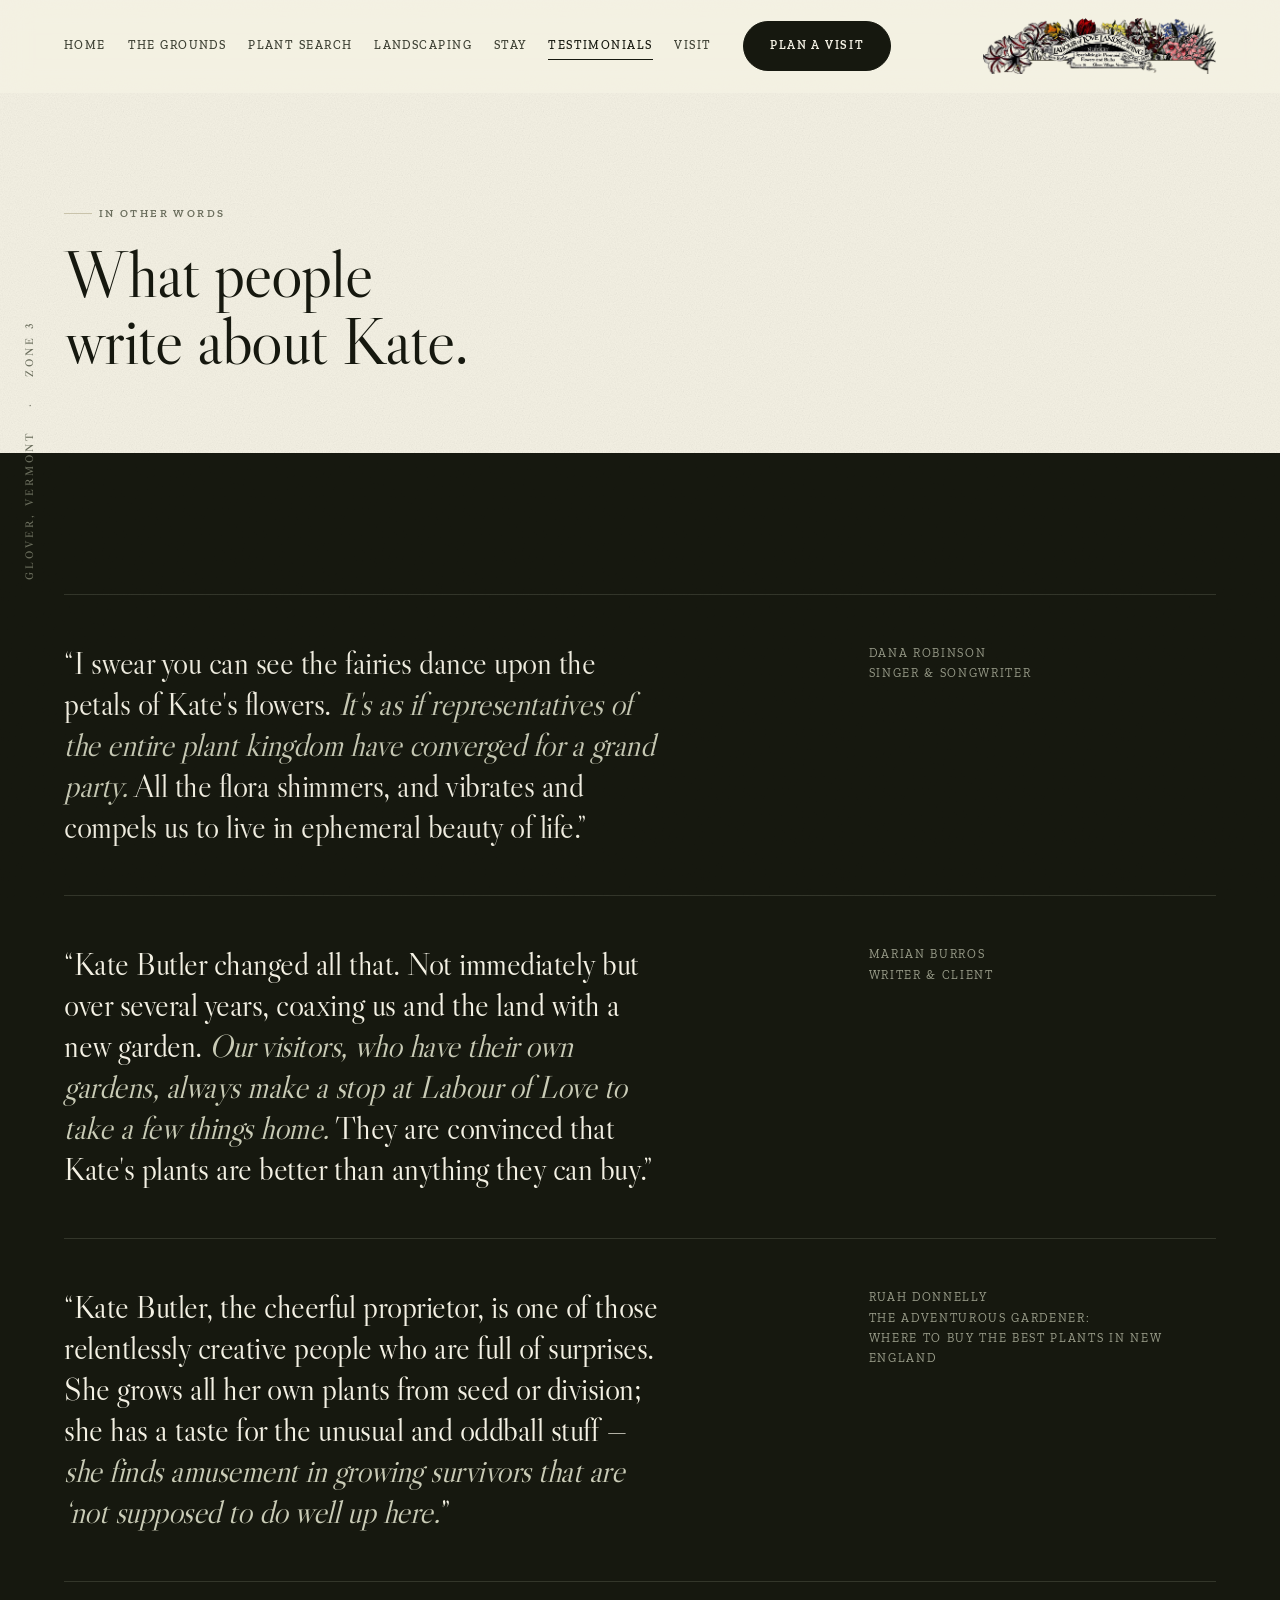
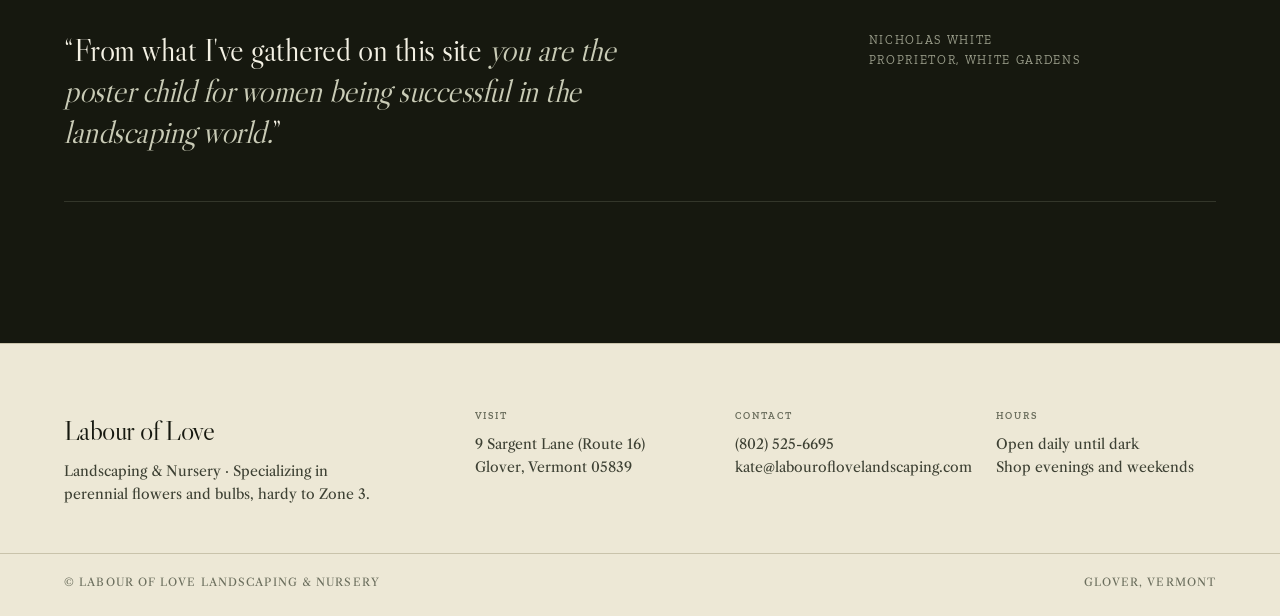
<file: testimonials.html>
<!doctype html>
<html lang="en">
<head>
<meta charset="utf-8">
<meta name="viewport" content="width=device-width, initial-scale=1">
<title>Testimonials — Labour of Love Landscaping</title>
<meta name="description" content="What writers, gardeners and clients say about Kate Butler and Labour of Love Landscaping & Nursery.">
<link rel="icon" href="assets/photos/LabourOfLoveicon.jpg">
<link rel="preconnect" href="https://fonts.googleapis.com">
<link rel="preconnect" href="https://fonts.gstatic.com" crossorigin>
<link href="https://fonts.googleapis.com/css2?family=Libre+Caslon+Display&family=Libre+Caslon+Text:ital,wght@0,400;0,700;1,400&family=Zilla+Slab:ital,wght@0,300;0,400;0,500;0,600;1,400&display=swap" rel="stylesheet">
<script>document.documentElement.classList.add("js")</script>
<link rel="stylesheet" href="css/style.css?v=1787103183">
</head>
<body class="">

<div class="rail" aria-hidden="true"><span>Glover, Vermont</span><span>·</span><span>Zone 3</span></div>

<header class="mast" id="mast">
  <button class="icirc mast__toggle" id="navToggle" aria-expanded="false" aria-controls="navPanel" aria-label="Open menu">
    <svg viewBox="0 0 24 24" fill="none" stroke="currentColor" stroke-width="1.6"><path d="M4 7h16M4 12h16M4 17h16"/></svg>
  </button>
  <nav class="mast__nav" aria-label="Primary">
    <a href="index.html">Home</a>
    <a href="tour.html">The Grounds</a>
    <a href="plants.html">Plant Search</a>
    <a href="services.html">Landscaping</a>
    <a href="stay.html">Stay</a>
    <a href="testimonials.html" aria-current="page">Testimonials</a>
    <a href="visit.html">Visit</a>
  </nav>
  <a class="btn btn--fill mast__cta" href="visit.html">Plan a visit</a>
  <a class="mast__logo" href="index.html" aria-label="Labour of Love Landscaping and Nursery — home">
    <img src="assets/generated/logo-mark.webp" alt="Labour of Love Landscaping and Nursery, Kate Butler, specializing in perennial flowers and bulbs, Route 16, Glover Village, Vermont" width="967" height="234">
  </a>
</header>

<nav class="navpanel" id="navPanel" data-open="false" aria-label="Mobile">
  <a href="index.html">Home</a>
  <a href="tour.html">The Grounds</a>
  <a href="plants.html">Plant Search</a>
  <a href="services.html">Landscaping</a>
  <a href="stay.html">Stay</a>
  <a href="testimonials.html">Testimonials</a>
  <a href="visit.html">Visit</a>
  <a class="btn btn--fill" href="tel:+18025256695">Call (802) 525-6695</a>
</nav>

<main id="top">

  <section class="pagehead shell">
    <img class="sprig sprig--r" src="assets/generated/sprigs/columbine.webp" alt="" aria-hidden="true" loading="lazy" decoding="async" data-rate="0.07">
    <span class="eyebrow">In other words</span>
    <h1 class="display pagehead__title">What people write about Kate.</h1>
  </section>
  <section class="sec voices" style="margin-top:0">
    <div class="shell">
      <div class="quote" data-rise>
        <blockquote>“I swear you can see the fairies dance upon the petals of Kate's flowers. <em>It's as if representatives of the entire plant kingdom have converged for a grand party.</em> All the flora shimmers, and vibrates and compels us to live in ephemeral beauty of life.”</blockquote>
        <cite>Dana Robinson<br>Singer &amp; songwriter</cite>
      </div>
      <div class="quote" data-rise>
        <blockquote>“Kate Butler changed all that. Not immediately but over several years, coaxing us and the land with a new garden. <em>Our visitors, who have their own gardens, always make a stop at Labour of Love to take a few things home.</em> They are convinced that Kate's plants are better than anything they can buy.”</blockquote>
        <cite>Marian Burros<br>Writer &amp; client</cite>
      </div>
      <div class="quote" data-rise>
        <blockquote>“Kate Butler, the cheerful proprietor, is one of those relentlessly creative people who are full of surprises. She grows all her own plants from seed or division; she has a taste for the unusual and oddball stuff — <em>she finds amusement in growing survivors that are ‘not supposed to do well up here.'</em>”</blockquote>
        <cite>Ruah Donnelly<br>The Adventurous Gardener:<br>Where to buy the best plants in New England</cite>
      </div>
      <div class="quote" data-rise style="border-bottom:1px solid #33362A">
        <blockquote>“From what I've gathered on this site <em>you are the poster child for women being successful in the landscaping world.</em>”</blockquote>
        <cite>Nicholas White<br>Proprietor, White Gardens</cite>
      </div>
    </div>
  </section>

</main>

<footer class="sitefoot">
  <div class="shell sitefoot__in">
    <div>
      <div class="sitefoot__brand">Labour of Love</div>
      <p class="sitefoot__blurb">Landscaping &amp; Nursery · Specializing in perennial flowers and bulbs, hardy to Zone 3.</p>
    </div>
    <div class="sitefoot__cols">
      <div><span class="sitefoot__h">Visit</span>
        <a href="https://maps.google.com/?q=9+Sargent+Lane+Glover+VT+05839" target="_blank" rel="noopener">9 Sargent Lane (Route 16)<br>Glover, Vermont 05839</a></div>
      <div><span class="sitefoot__h">Contact</span>
        <a href="tel:+18025256695">(802) 525-6695</a><br>
        <a href="mailto:kate@labouroflovelandscaping.com">kate@labouroflovelandscaping.com</a></div>
      <div><span class="sitefoot__h">Hours</span>
        Open daily until dark<br>Shop evenings and weekends</div>
    </div>
  </div>
  <div class="shell sitefoot__base"><span>© Labour of Love Landscaping &amp; Nursery</span><span>Glover, Vermont</span></div>
</footer>

<script src="js/app.js?v=1787105517"></script>

</body>
</html>
</file>
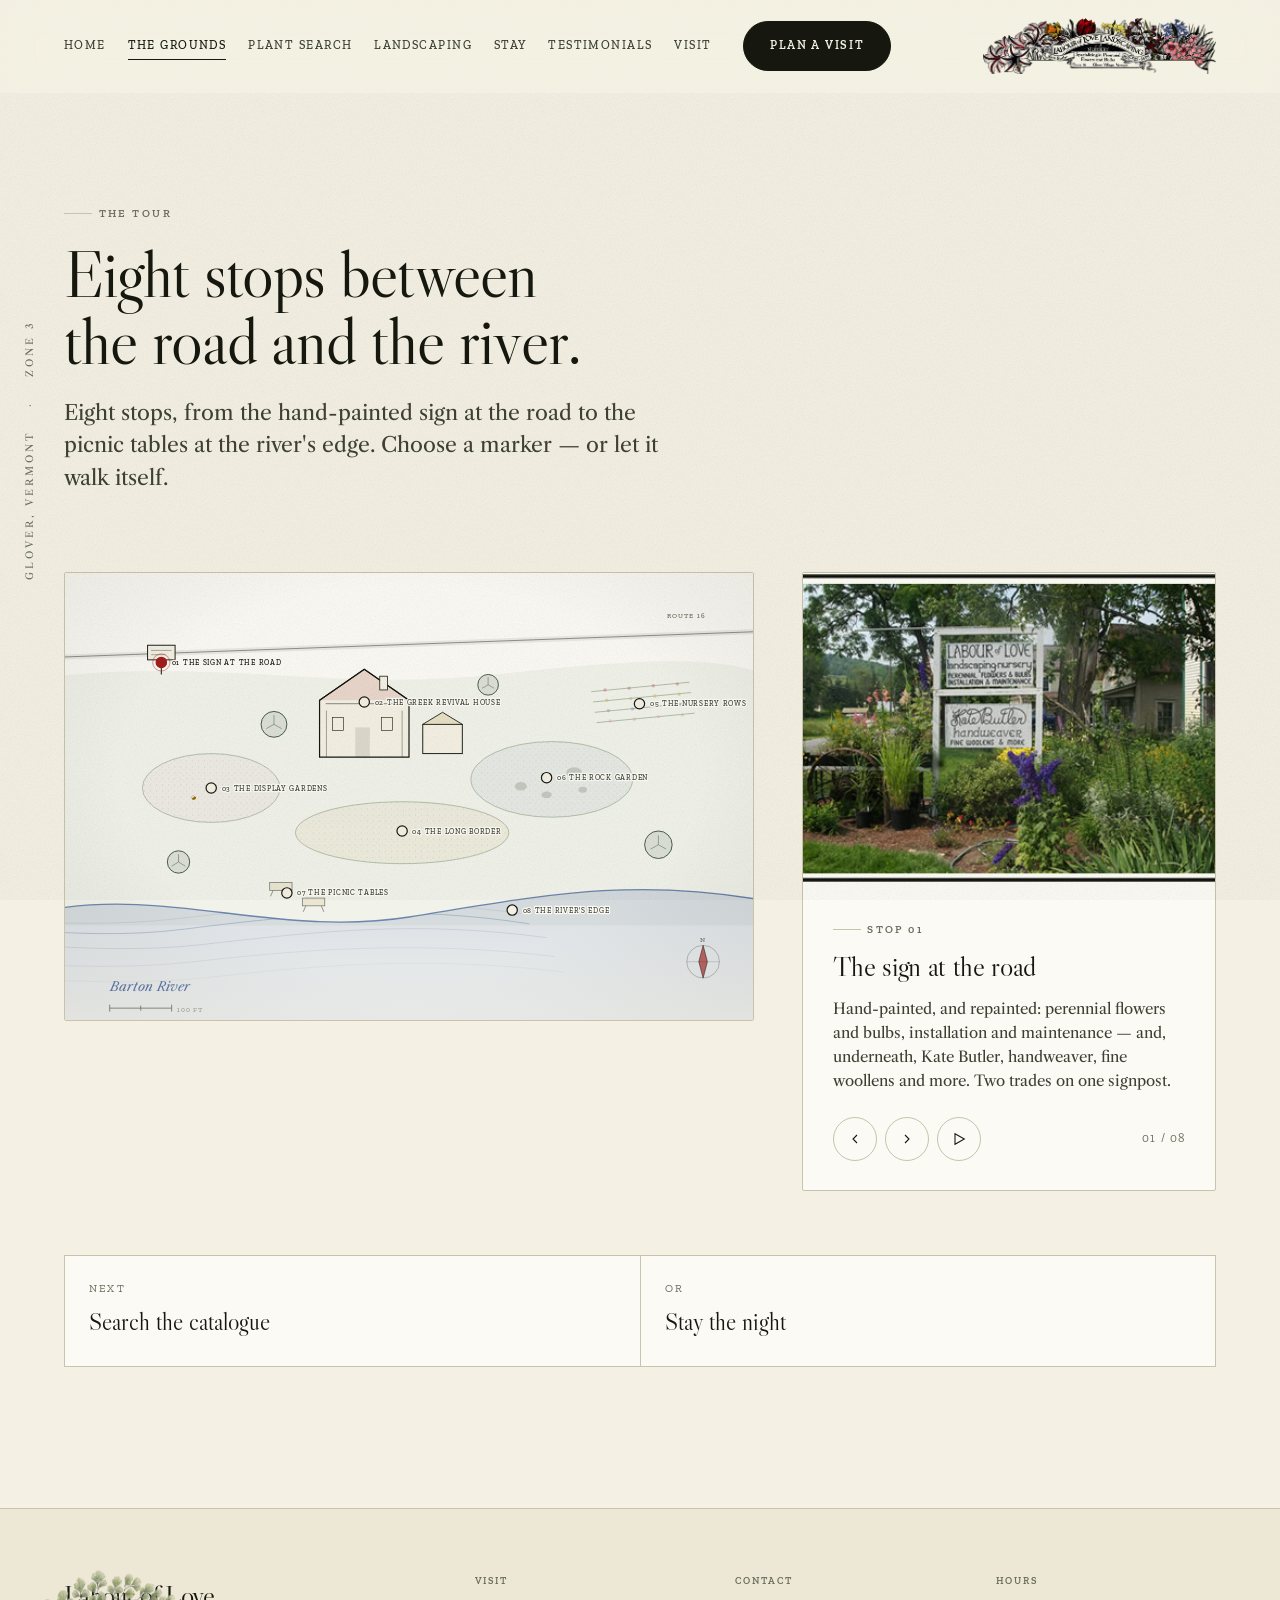
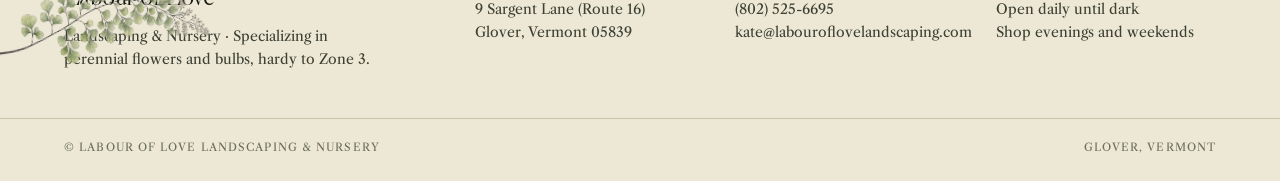
<file: tour.html>
<!doctype html>
<html lang="en">
<head>
<meta charset="utf-8">
<meta name="viewport" content="width=device-width, initial-scale=1">
<title>The Grounds — Labour of Love Landscaping</title>
<meta name="description" content="An eight-stop tour of the Labour of Love grounds in Glover, Vermont: display gardens, the nursery rows, the 1800s farmhouse and the river's edge.">
<link rel="icon" href="assets/photos/LabourOfLoveicon.jpg">
<link rel="preconnect" href="https://fonts.googleapis.com">
<link rel="preconnect" href="https://fonts.gstatic.com" crossorigin>
<link href="https://fonts.googleapis.com/css2?family=Libre+Caslon+Display&family=Libre+Caslon+Text:ital,wght@0,400;0,700;1,400&family=Zilla+Slab:ital,wght@0,300;0,400;0,500;0,600;1,400&display=swap" rel="stylesheet">
<script>document.documentElement.classList.add("js")</script>
<link rel="stylesheet" href="css/style.css?v=1787103183">
</head>
<body class="">

<div class="rail" aria-hidden="true"><span>Glover, Vermont</span><span>·</span><span>Zone 3</span></div>

<header class="mast" id="mast">
  <button class="icirc mast__toggle" id="navToggle" aria-expanded="false" aria-controls="navPanel" aria-label="Open menu">
    <svg viewBox="0 0 24 24" fill="none" stroke="currentColor" stroke-width="1.6"><path d="M4 7h16M4 12h16M4 17h16"/></svg>
  </button>
  <nav class="mast__nav" aria-label="Primary">
    <a href="index.html">Home</a>
    <a href="tour.html" aria-current="page">The Grounds</a>
    <a href="plants.html">Plant Search</a>
    <a href="services.html">Landscaping</a>
    <a href="stay.html">Stay</a>
    <a href="testimonials.html">Testimonials</a>
    <a href="visit.html">Visit</a>
  </nav>
  <a class="btn btn--fill mast__cta" href="visit.html">Plan a visit</a>
  <a class="mast__logo" href="index.html" aria-label="Labour of Love Landscaping and Nursery — home">
    <img src="assets/generated/logo-mark.webp" alt="Labour of Love Landscaping and Nursery, Kate Butler, specializing in perennial flowers and bulbs, Route 16, Glover Village, Vermont" width="967" height="234">
  </a>
</header>

<nav class="navpanel" id="navPanel" data-open="false" aria-label="Mobile">
  <a href="index.html">Home</a>
  <a href="tour.html">The Grounds</a>
  <a href="plants.html">Plant Search</a>
  <a href="services.html">Landscaping</a>
  <a href="stay.html">Stay</a>
  <a href="testimonials.html">Testimonials</a>
  <a href="visit.html">Visit</a>
  <a class="btn btn--fill" href="tel:+18025256695">Call (802) 525-6695</a>
</nav>

<main id="top">

  <section class="pagehead shell">
    <img class="sprig sprig--r" src="assets/generated/sprigs/hollyhock.webp" alt="" aria-hidden="true" loading="lazy" decoding="async" data-rate="0.06">
    <span class="eyebrow">The tour</span>
    <h1 class="display pagehead__title">Eight stops between the road and the river.</h1>
    <p class="lede">Eight stops, from the hand-painted sign at the road to the picnic tables at the
    river's edge. Choose a marker — or let it walk itself.</p>
  </section>

  <section class="sec" style="padding-top:0">
    <div class="shell">
      <div class="tour__wrap">
        <div class="tour__map" data-rise>
          <svg viewBox="0 0 800 520" role="img" aria-label="Hand-coloured plan of the Labour of Love grounds: Route 16 along the top, the farmhouse and gardens in the middle, the Barton River along the foot, with eight numbered stops">
            <defs>
              <pattern id="stipple" width="7" height="7" patternUnits="userSpaceOnUse">
                <circle cx="1.5" cy="1.5" r=".7" fill="currentColor" opacity=".45"/>
                <circle cx="5" cy="4.5" r=".55" fill="currentColor" opacity=".3"/>
              </pattern>
              <linearGradient id="water" x1="0" y1="0" x2="0" y2="1">
                <stop offset="0%" stop-color="#2B4E8C" stop-opacity=".16"/>
                <stop offset="100%" stop-color="#2B4E8C" stop-opacity=".05"/>
              </linearGradient>
              <clipPath id="riverClip">
                <path d="M-20 392 C 120 366, 250 424, 400 400 S 660 352, 820 382 L820 540 L-20 540 Z"/>
              </clipPath>
              <radialGradient id="vign" cx="50%" cy="45%" r="70%">
                <stop offset="60%" stop-color="#000" stop-opacity="0"/>
                <stop offset="100%" stop-color="#4A4633" stop-opacity=".07"/>
              </radialGradient>
            </defs>

            <rect width="800" height="520" fill="#FBFAF4"/>

            <!-- meadow wash -->
            <path d="M-10 120 C 180 100, 320 138, 500 118 S 760 96, 820 120 L820 410 L-10 410 Z"
                  fill="#4A6B3A" opacity=".055"/>

            <!-- ============ RIVER ============ -->
            <g clip-path="url(#riverClip)">
              <path d="M-20 392 C 120 366, 250 424, 400 400 S 660 352, 820 382 L820 540 L-20 540 Z" fill="url(#water)"/>
              <g class="current">
                <path d="M-260 412 C -120 398, 0 432, 140 414 S 400 386, 540 408" fill="none" stroke="#2B4E8C" stroke-width=".9" opacity=".33"/>
                <path d="M-260 430 C -110 418, 20 448, 160 432 S 410 404, 560 424" fill="none" stroke="#2B4E8C" stroke-width=".7" opacity=".22"/>
                <path d="M-260 452 C -130 442, 10 468, 150 452 S 420 428, 570 446" fill="none" stroke="#2B4E8C" stroke-width=".6" opacity=".16"/>
              </g>
              <g class="current current--slow">
                <path d="M-260 402 C -140 392, -10 418, 130 402 S 390 376, 530 396" fill="none" stroke="#2B4E8C" stroke-width=".6" opacity=".2"/>
                <path d="M-260 470 C -120 460, 30 486, 170 470 S 430 446, 580 464" fill="none" stroke="#2B4E8C" stroke-width=".5" opacity=".12"/>
              </g>
            </g>
            <path d="M-20 392 C 120 366, 250 424, 400 400 S 660 352, 820 382"
                  fill="none" stroke="#2B4E8C" stroke-width="1.5" opacity=".65" class="draw"/>
            <text x="52" y="486" class="map__hand" fill="#2B4E8C" opacity=".75">Barton River</text>

            <!-- ============ ROAD ============ -->
            <path d="M-10 98 L810 68" fill="none" stroke="#16180F" stroke-width="6" opacity=".07"/>
            <path d="M-10 98 L810 68" fill="none" stroke="#16180F" stroke-width="1" stroke-dasharray="10 8" opacity=".5" class="draw"/>
            <text x="700" y="52" class="map__label" fill="#6B6E5D">ROUTE 16</text>

            <!-- ============ HOUSE — Greek Revival, gable end to the road ============ -->
            <g class="bldg">
              <path d="M296 214 L296 148 L348 112 L400 148 L400 214 Z" fill="#F4F1E4" stroke="#16180F" stroke-width="1.4"/>
              <path d="M296 148 L348 112 L400 148 Z" fill="#A21D1B" opacity=".12"/>
              <path d="M296 148 L348 112 L400 148" fill="none" stroke="#16180F" stroke-width="1.2"/>
              <path d="M303 152 L393 152" stroke="#16180F" stroke-width=".8" opacity=".7"/>
              <rect x="338" y="180" width="16" height="34" fill="#16180F" opacity=".1" stroke="#16180F" stroke-width=".8"/>
              <rect x="311" y="168" width="13" height="15" fill="none" stroke="#16180F" stroke-width=".7"/>
              <rect x="368" y="168" width="13" height="15" fill="none" stroke="#16180F" stroke-width=".7"/>
              <path d="M304 214 L304 160 M392 214 L392 160" stroke="#16180F" stroke-width=".7" opacity=".6"/>
              <rect x="366" y="120" width="9" height="16" fill="#F4F1E4" stroke="#16180F" stroke-width=".9"/>
            </g>
            <!-- craft shop / barn -->
            <g class="bldg">
              <rect x="416" y="176" width="46" height="34" fill="#F4F1E4" stroke="#16180F" stroke-width="1.1"/>
              <path d="M416 176 L439 162 L462 176" fill="#B5860B" fill-opacity=".16" stroke="#16180F" stroke-width="1"/>
            </g>

            <!-- ============ BEDS ============ -->
            <g class="beds" color="#2E4A2E">
              <g data-bed="3" class="bed">
                <ellipse cx="170" cy="250" rx="80" ry="40" class="bed__fill" fill="#C77489"/>
                <ellipse cx="170" cy="250" rx="80" ry="40" fill="url(#stipple)" opacity=".5"/>
                <ellipse cx="170" cy="250" rx="80" ry="40" class="bed__edge" fill="none" stroke="#4A6B3A" stroke-width="1"/>
              </g>
              <g data-bed="4" class="bed">
                <ellipse cx="392" cy="302" rx="124" ry="36" class="bed__fill" fill="#B5860B"/>
                <ellipse cx="392" cy="302" rx="124" ry="36" fill="url(#stipple)" opacity=".45"/>
                <ellipse cx="392" cy="302" rx="124" ry="36" class="bed__edge" fill="none" stroke="#4A6B3A" stroke-width="1"/>
              </g>
              <g data-bed="6" class="bed">
                <ellipse cx="566" cy="240" rx="94" ry="44" class="bed__fill" fill="#2B4E8C"/>
                <ellipse cx="566" cy="240" rx="94" ry="44" fill="url(#stipple)" opacity=".4"/>
                <ellipse cx="566" cy="240" rx="94" ry="44" class="bed__edge" fill="none" stroke="#4A6B3A" stroke-width="1"/>
                <g fill="#6B6E5D" opacity=".5">
                  <ellipse cx="530" cy="248" rx="7" ry="5"/><ellipse cx="592" cy="232" rx="9" ry="6"/>
                  <ellipse cx="560" cy="258" rx="6" ry="4"/><ellipse cx="602" cy="252" rx="5" ry="3.5"/>
                </g>
              </g>
            </g>

            <!-- ============ NURSERY ROWS ============ -->
            <g data-bed="5" class="bed rows">
              <g stroke="#4A6B3A" stroke-width="1" opacity=".8">
                <line x1="612" y1="138" x2="726" y2="127"/><line x1="614" y1="150" x2="728" y2="139"/>
                <line x1="616" y1="162" x2="730" y2="151"/><line x1="618" y1="174" x2="732" y2="163"/>
              </g>
              <g fill="#A21D1B" opacity=".5">
                <circle cx="628" cy="136" r="2"/><circle cx="656" cy="134" r="2"/><circle cx="684" cy="131" r="2"/><circle cx="712" cy="129" r="2"/>
              </g>
              <g fill="#B5860B" opacity=".5">
                <circle cx="630" cy="148" r="2"/><circle cx="658" cy="146" r="2"/><circle cx="686" cy="143" r="2"/><circle cx="714" cy="141" r="2"/>
              </g>
              <g fill="#2B4E8C" opacity=".45">
                <circle cx="632" cy="160" r="2"/><circle cx="660" cy="158" r="2"/><circle cx="688" cy="155" r="2"/><circle cx="716" cy="153" r="2"/>
              </g>
              <g fill="#C77489" opacity=".5">
                <circle cx="634" cy="172" r="2"/><circle cx="662" cy="170" r="2"/><circle cx="690" cy="167" r="2"/><circle cx="718" cy="165" r="2"/>
              </g>
            </g>

            <!-- ============ TREES ============ -->
            <g class="trees" stroke="#2E4A2E" fill="none">
              <g class="tree"><circle cx="243" cy="176" r="15" stroke-width="1" fill="#2E4A2E" fill-opacity=".1"/>
                <path d="M243 176 l0 -11 M243 176 l-9 5 M243 176 l9 5" stroke-width=".7" opacity=".7"/></g>
              <g class="tree"><circle cx="492" cy="130" r="12" stroke-width="1" fill="#2E4A2E" fill-opacity=".1"/>
                <path d="M492 130 l0 -9 M492 130 l-7 4 M492 130 l7 4" stroke-width=".7" opacity=".7"/></g>
              <g class="tree"><circle cx="132" cy="336" r="13" stroke-width="1" fill="#2E4A2E" fill-opacity=".1"/>
                <path d="M132 336 l0 -9 M132 336 l-8 5 M132 336 l8 5" stroke-width=".7" opacity=".7"/></g>
              <g class="tree"><circle cx="690" cy="316" r="16" stroke-width="1" fill="#2E4A2E" fill-opacity=".1"/>
                <path d="M690 316 l0 -11 M690 316 l-9 5 M690 316 l9 5" stroke-width=".7" opacity=".7"/></g>
            </g>

            <!-- ============ PICNIC TABLES ============ -->
            <g data-bed="7" class="bed" stroke="#16180F" stroke-width=".9" opacity=".75">
              <g><rect x="238" y="360" width="26" height="9" fill="#B5860B" fill-opacity=".2"/>
                 <path d="M242 369 l-3 7 M260 369 l3 7"/></g>
              <g><rect x="276" y="378" width="26" height="9" fill="#B5860B" fill-opacity=".2"/>
                 <path d="M280 387 l-3 7 M298 387 l3 7"/></g>
            </g>

            <!-- sign at the road -->
            <g data-bed="1" class="bed" stroke="#16180F">
              <path d="M112 118 L112 100" stroke-width="1.2"/>
              <rect x="96" y="84" width="32" height="17" fill="#F4F1E4" stroke-width="1.1"/>
              <path d="M100 90 h24 M100 95 h17" stroke-width=".7" opacity=".55"/>
            </g>

            <!-- ============ COMPASS + SCALE ============ -->
            <g class="compass" transform="translate(742,452)">
              <circle r="19" fill="none" stroke="#16180F" stroke-width=".8" opacity=".35"/>
              <path d="M0 -19 L5 0 L0 19 L-5 0 Z" fill="#A21D1B" fill-opacity=".65" stroke="#16180F" stroke-width=".6"/>
              <path d="M-19 0 L19 0" stroke="#16180F" stroke-width=".6" opacity=".3"/>
              <text y="-23" class="map__label" text-anchor="middle" fill="#6B6E5D">N</text>
            </g>
            <g transform="translate(52,506)" opacity=".55">
              <path d="M0 0 h72" stroke="#16180F" stroke-width="1"/>
              <path d="M0 -4 v8 M36 -3 v6 M72 -4 v8" stroke="#16180F" stroke-width="1"/>
              <text x="78" y="4" class="map__label" fill="#6B6E5D">100 FT</text>
            </g>

            <!-- a bee, because the milkweed earns it -->
            <g class="bee" aria-hidden="true">
              <ellipse rx="2.6" ry="1.8" fill="#B5860B"/>
              <path d="M-1 0 h3.4" stroke="#16180F" stroke-width=".7" opacity=".6"/>
              <ellipse cx="-.4" cy="-2" rx="2.2" ry="1.1" fill="#FBFAF4" opacity=".75" stroke="#16180F" stroke-width=".3"/>
            </g>

            <rect width="800" height="520" fill="url(#vign)" pointer-events="none"/>
            <g id="hotspots"></g>
          </svg>
        </div>
        <article class="stopcard" data-rise>
          <div class="stopcard__img"><img id="stopImg" src="assets/photos/tourthegrounds.jpg" alt=""></div>
          <div class="stopcard__body">
            <span class="eyebrow" id="stopKicker">Stop 01</span>
            <h2 id="stopTitle" style="margin-top:.85rem;font-size:1.75rem">The sign at the road</h2>
            <p id="stopText"></p>
            <div class="stopnav">
              <button class="icirc" id="stopPrev" aria-label="Previous stop"><svg viewBox="0 0 24 24" fill="none" stroke="currentColor" stroke-width="1.6"><path d="M15 18l-6-6 6-6"/></svg></button>
              <button class="icirc" id="stopNext" aria-label="Next stop"><svg viewBox="0 0 24 24" fill="none" stroke="currentColor" stroke-width="1.6"><path d="M9 18l6-6-6-6"/></svg></button>
              <button class="icirc" id="stopPlay" aria-label="Play the tour" aria-pressed="false"><svg viewBox="0 0 24 24" fill="none" stroke="currentColor" stroke-width="1.6"><path d="M6 4l14 8-14 8z"/></svg></button>
              <span class="stopnav__count"><span id="stopNum">01</span> / <span id="stopTotal">08</span></span>
            </div>
          </div>
        </article>
      </div>
      <img class="sprig sprig--l-low" src="assets/generated/sprigs/fern.webp" alt="" aria-hidden="true" loading="lazy" decoding="async" data-rate="0.11">
      <div class="nextup" data-rise>
        <a class="nextup__a" href="plants.html"><span>Next</span><b>Search the catalogue</b></a>
        <a class="nextup__a" href="stay.html"><span>Or</span><b>Stay the night</b></a>
      </div>
    </div>
  </section>

</main>

<footer class="sitefoot">
  <div class="shell sitefoot__in">
    <div>
      <div class="sitefoot__brand">Labour of Love</div>
      <p class="sitefoot__blurb">Landscaping &amp; Nursery · Specializing in perennial flowers and bulbs, hardy to Zone 3.</p>
    </div>
    <div class="sitefoot__cols">
      <div><span class="sitefoot__h">Visit</span>
        <a href="https://maps.google.com/?q=9+Sargent+Lane+Glover+VT+05839" target="_blank" rel="noopener">9 Sargent Lane (Route 16)<br>Glover, Vermont 05839</a></div>
      <div><span class="sitefoot__h">Contact</span>
        <a href="tel:+18025256695">(802) 525-6695</a><br>
        <a href="mailto:kate@labouroflovelandscaping.com">kate@labouroflovelandscaping.com</a></div>
      <div><span class="sitefoot__h">Hours</span>
        Open daily until dark<br>Shop evenings and weekends</div>
    </div>
  </div>
  <div class="shell sitefoot__base"><span>© Labour of Love Landscaping &amp; Nursery</span><span>Glover, Vermont</span></div>
</footer>

<script src="js/app.js?v=1787105517"></script>

</body>
</html>
</file>
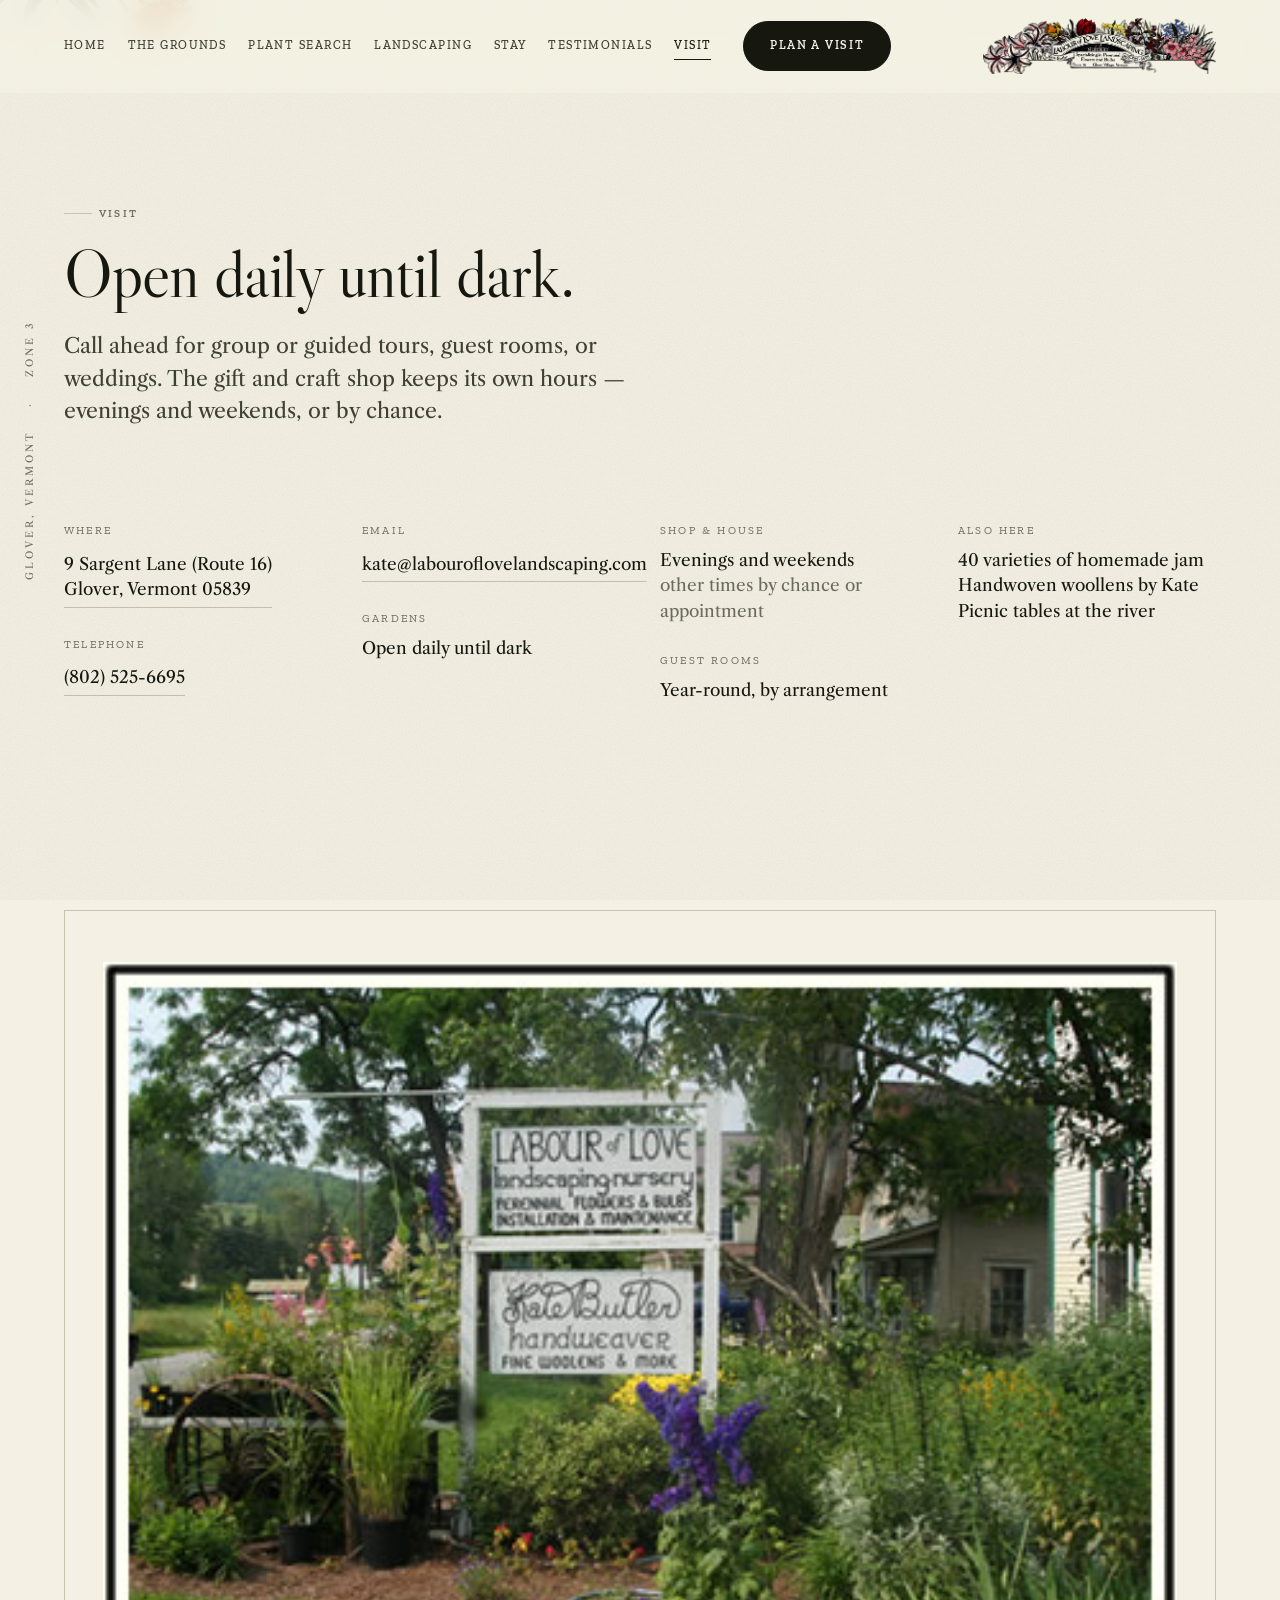
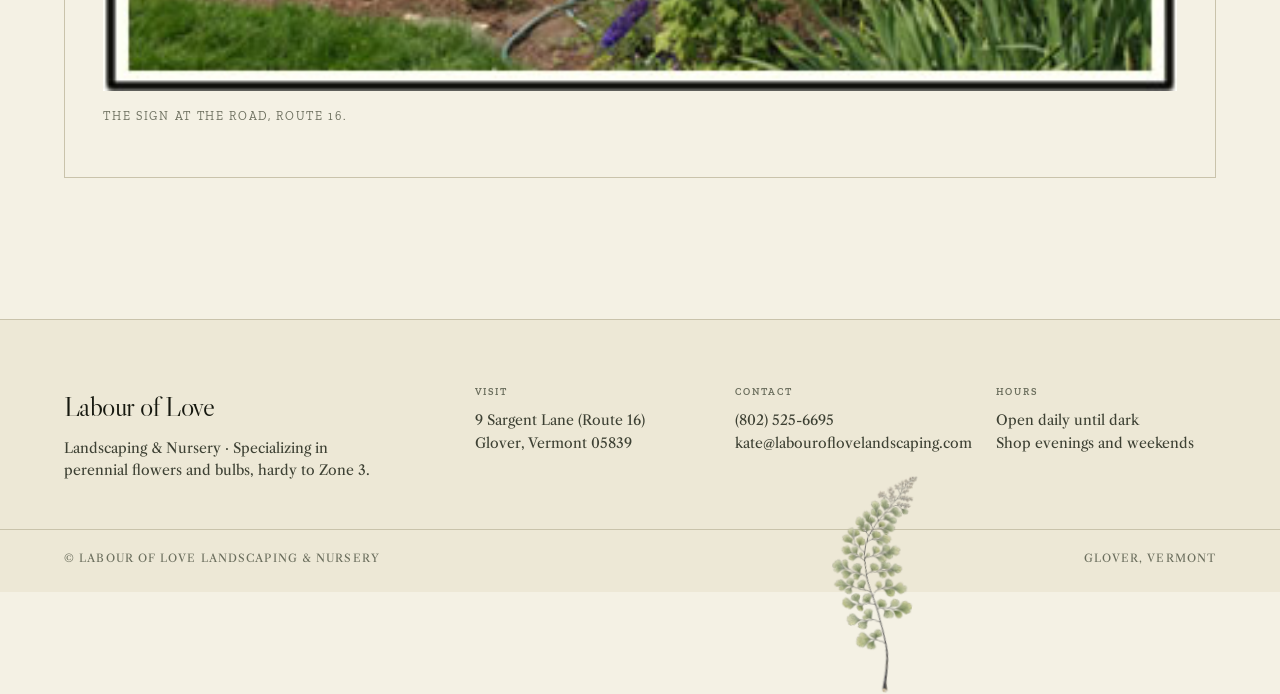
<file: visit.html>
<!doctype html>
<html lang="en">
<head>
<meta charset="utf-8">
<meta name="viewport" content="width=device-width, initial-scale=1">
<title>Visit — Labour of Love Landscaping</title>
<meta name="description" content="Visit Labour of Love Landscaping & Nursery at 9 Sargent Lane, Route 16, Glover, Vermont. Open daily until dark.">
<link rel="icon" href="assets/photos/LabourOfLoveicon.jpg">
<link rel="preconnect" href="https://fonts.googleapis.com">
<link rel="preconnect" href="https://fonts.gstatic.com" crossorigin>
<link href="https://fonts.googleapis.com/css2?family=Libre+Caslon+Display&family=Libre+Caslon+Text:ital,wght@0,400;0,700;1,400&family=Zilla+Slab:ital,wght@0,300;0,400;0,500;0,600;1,400&display=swap" rel="stylesheet">
<script>document.documentElement.classList.add("js")</script>
<link rel="stylesheet" href="css/style.css?v=1787103183">
</head>
<body class="">

<div class="rail" aria-hidden="true"><span>Glover, Vermont</span><span>·</span><span>Zone 3</span></div>

<header class="mast" id="mast">
  <button class="icirc mast__toggle" id="navToggle" aria-expanded="false" aria-controls="navPanel" aria-label="Open menu">
    <svg viewBox="0 0 24 24" fill="none" stroke="currentColor" stroke-width="1.6"><path d="M4 7h16M4 12h16M4 17h16"/></svg>
  </button>
  <nav class="mast__nav" aria-label="Primary">
    <a href="index.html">Home</a>
    <a href="tour.html">The Grounds</a>
    <a href="plants.html">Plant Search</a>
    <a href="services.html">Landscaping</a>
    <a href="stay.html">Stay</a>
    <a href="testimonials.html">Testimonials</a>
    <a href="visit.html" aria-current="page">Visit</a>
  </nav>
  <a class="btn btn--fill mast__cta" href="visit.html">Plan a visit</a>
  <a class="mast__logo" href="index.html" aria-label="Labour of Love Landscaping and Nursery — home">
    <img src="assets/generated/logo-mark.webp" alt="Labour of Love Landscaping and Nursery, Kate Butler, specializing in perennial flowers and bulbs, Route 16, Glover Village, Vermont" width="967" height="234">
  </a>
</header>

<nav class="navpanel" id="navPanel" data-open="false" aria-label="Mobile">
  <a href="index.html">Home</a>
  <a href="tour.html">The Grounds</a>
  <a href="plants.html">Plant Search</a>
  <a href="services.html">Landscaping</a>
  <a href="stay.html">Stay</a>
  <a href="testimonials.html">Testimonials</a>
  <a href="visit.html">Visit</a>
  <a class="btn btn--fill" href="tel:+18025256695">Call (802) 525-6695</a>
</nav>

<main id="top">

  <section class="pagehead shell">
    <img class="sprig sprig--l" src="assets/generated/sprigs/butterflyweed.webp" alt="" aria-hidden="true" loading="lazy" decoding="async" data-rate="0.06">
    <span class="eyebrow">Visit</span>
    <h1 class="display pagehead__title">Open daily until dark.</h1>
    <p class="lede">Call ahead for group or guided tours, guest rooms, or weddings. The gift and craft
    shop keeps its own hours — evenings and weekends, or by chance.</p>
  </section>

  <section class="sec" style="padding-top:0">
    <div class="shell">
      <div class="visit__grid" data-rise>
        <dl class="fact"><dt>Where</dt>
          <dd><a href="https://maps.google.com/?q=9+Sargent+Lane+Glover+VT+05839" target="_blank" rel="noopener">9 Sargent Lane (Route&nbsp;16)<br>Glover, Vermont 05839</a></dd>
          <dt>Telephone</dt><dd><a href="tel:+18025256695">(802) 525-6695</a></dd></dl>
        <dl class="fact"><dt>Email</dt>
          <dd><a href="mailto:kate@labouroflovelandscaping.com">kate@labouroflovelandscaping.com</a></dd>
          <dt>Gardens</dt><dd>Open daily until dark</dd></dl>
        <dl class="fact"><dt>Shop &amp; house</dt>
          <dd>Evenings and weekends<br><span style="color:var(--ink-faint)">other times by chance or appointment</span></dd>
          <dt>Guest rooms</dt><dd>Year-round, by arrangement</dd></dl>
        <dl class="fact"><dt>Also here</dt>
          <dd>40 varieties of homemade jam<br>Handwoven woollens by Kate<br>Picnic tables at the river</dd></dl>
      </div>

      <img class="sprig sprig--rise" src="assets/generated/sprigs/fern.webp" alt="" aria-hidden="true" loading="lazy" decoding="async" data-rate="0.13">
      <div class="visitcta" data-rise>
        <a class="btn btn--fill" href="tel:+18025256695">Call the nursery</a>
        <a class="btn" href="mailto:kate@labouroflovelandscaping.com?subject=Guided%20tour%20enquiry">Book a guided tour</a>
        <a class="btn" href="mailto:kate@labouroflovelandscaping.com?subject=Wedding%20enquiry">Weddings</a>
      </div>

      <figure class="plate__fig" data-rise style="margin-top:clamp(2.5rem,6vw,4rem)">
        <img src="assets/photos/tourthegrounds.jpg" alt="The hand-painted Labour of Love sign at the roadside, surrounded by perennial plantings">
        <figcaption>The sign at the road, Route 16.</figcaption>
      </figure>
    </div>
  </section>

</main>

<footer class="sitefoot">
  <div class="shell sitefoot__in">
    <div>
      <div class="sitefoot__brand">Labour of Love</div>
      <p class="sitefoot__blurb">Landscaping &amp; Nursery · Specializing in perennial flowers and bulbs, hardy to Zone 3.</p>
    </div>
    <div class="sitefoot__cols">
      <div><span class="sitefoot__h">Visit</span>
        <a href="https://maps.google.com/?q=9+Sargent+Lane+Glover+VT+05839" target="_blank" rel="noopener">9 Sargent Lane (Route 16)<br>Glover, Vermont 05839</a></div>
      <div><span class="sitefoot__h">Contact</span>
        <a href="tel:+18025256695">(802) 525-6695</a><br>
        <a href="mailto:kate@labouroflovelandscaping.com">kate@labouroflovelandscaping.com</a></div>
      <div><span class="sitefoot__h">Hours</span>
        Open daily until dark<br>Shop evenings and weekends</div>
    </div>
  </div>
  <div class="shell sitefoot__base"><span>© Labour of Love Landscaping &amp; Nursery</span><span>Glover, Vermont</span></div>
</footer>

<script src="js/app.js?v=1787105517"></script>

</body>
</html>
</file>
<file: css/style.css>
/* ============================================================
   LABOUR OF LOVE LANDSCAPING
   Visual world: hand-coloured botanical engraving, 1800s plate
   Derived from the nursery's own hand-drawn header art.
   ============================================================ */

@font-face { font-display: swap; }

:root{
  /* --- Paper & ink (never pure black; tinted from the plate) --- */
  --paper:      #F4F1E4;
  --paper-warm: #EDE8D6;
  --paper-deep: #E4DDC6;
  --card:       #FBFAF4;
  --ink:        #16180F;
  --ink-soft:   #3D4033;
  --ink-faint:  #6B6E5D;
  --rule:       #C9C3AB;

  /* --- Hand-colouring pulled from the header engraving --- */
  --crimson: #A21D1B;
  --scilla:  #2B4E8C;
  --ochre:   #B5860B;
  --moss:    #2E4A2E;
  --rose:    #C77489;
  --sap:     #4A6B3A;

  --accent: var(--crimson);

  /* --- Type --- */
  /* Caslon is the face American nursery and seed catalogues were set in from the
     1740s on, and it echoes the engraved roman on Kate's hand-painted sign.
     Clarendon/Ionic — out of the Caslon foundry, 1842 — is the voice of 19th-century
     commercial printing: trade cards, price lists, roadside bills. No sans here;
     a nursery catalogue of this period would not have had one. */
  --display: "Libre Caslon Display", "Libre Caslon Text", Georgia, serif;
  --text:    "Libre Caslon Text", Georgia, serif;
  --ui:      "Zilla Slab", "Clarendon", Georgia, serif;
  --mono:    "Zilla Slab", ui-monospace, Menlo, monospace;

  /* --- Rhythm --- */
  --gut: clamp(1.25rem, 4vw, 2.5rem);
  --bleed: clamp(1.25rem, 5vw, 5.5rem);
  --max: 1560px;

  --ease: cubic-bezier(.16,1,.3,1);
  --ease-io: cubic-bezier(.65,0,.35,1);
}

*,*::before,*::after{ box-sizing:border-box; }
html{ -webkit-text-size-adjust:100%; scroll-behavior:smooth; }
@media (prefers-reduced-motion: reduce){
  html{ scroll-behavior:auto; }
  *,*::before,*::after{ animation-duration:.01ms !important; animation-iteration-count:1 !important; transition-duration:.01ms !important; }
}

body{
  margin:0;
  background:var(--paper);
  color:var(--ink);
  font-family:var(--text);
  font-size:clamp(1rem,.96rem + .2vw,1.0625rem);
  line-height:1.6;
  font-weight:400;
  -webkit-font-smoothing:antialiased;
  overflow-x:hidden;
}

/* Paper tooth — a whisper of grain, not a texture overlay */
body::before{
  content:""; position:fixed; inset:0; pointer-events:none; z-index:1; opacity:.32;
  background-image:url("data:image/svg+xml,%3Csvg xmlns='http://www.w3.org/2000/svg' width='140' height='140'%3E%3Cfilter id='n'%3E%3CfeTurbulence type='fractalNoise' baseFrequency='.85' numOctaves='3'/%3E%3CfeColorMatrix type='saturate' values='0'/%3E%3C/filter%3E%3Crect width='140' height='140' filter='url(%23n)' opacity='.5'/%3E%3C/svg%3E");
  mix-blend-mode:multiply;
}

img{ max-width:100%; height:auto; display:block; }
a{ color:inherit; text-decoration:none; }

h1,h2,h3,h4{ font-family:var(--display); font-weight:400; margin:0; line-height:1.06; letter-spacing:-.012em; }

.display{
  font-family:var(--display);
  font-size:clamp(2.5rem,6vw,4.9rem);
  line-height:1.0; letter-spacing:-.016em; font-weight:400;
}
.display em{ font-style:normal; font-weight:400; }
/* de-emphasised second voice — the "SS1987" move */
.ghost{ color:var(--ink-faint); opacity:.55; }

.eyebrow{
  font-family:var(--ui); font-size:.6875rem; font-weight:600;
  letter-spacing:.22em; text-transform:uppercase; color:var(--ink-faint);
  display:inline-flex; align-items:center; gap:.6em;
}
.eyebrow::before{ content:""; width:1.75rem; height:1px; background:var(--rule); }

.lede{ font-size:clamp(1.0625rem,1rem + .45vw,1.3125rem); line-height:1.55; max-width:34ch; color:var(--ink-soft); }
p{ max-width:68ch; }

.shell{ max-width:var(--max); margin-inline:auto; padding-inline:var(--bleed); }

/* ---------- Vertical rail (from the reference) ---------- */
.rail{
  position:fixed; left:calc(var(--bleed) * .34); top:50%; z-index:40;
  transform:translateY(-50%) rotate(180deg); writing-mode:vertical-rl;
  font-size:.625rem; letter-spacing:.3em; text-transform:uppercase;
  color:var(--ink-faint); display:flex; gap:1.5rem; align-items:center;
  pointer-events:none;
}
@media (max-width:1180px){ .rail{ display:none; } }

/* ---------- Buttons: thin circles + pills ---------- */
.btn{
  display:inline-flex; align-items:center; gap:.75rem;
  font-family:var(--ui); font-size:.75rem; font-weight:600;
  letter-spacing:.14em; text-transform:uppercase;
  padding:.9rem 1.6rem; border-radius:999px;
  border:1px solid var(--ink); background:transparent; color:var(--ink);
  cursor:pointer; position:relative; overflow:hidden;
  transition:color .5s var(--ease), border-color .5s var(--ease);
}
.btn::after{
  content:""; position:absolute; inset:0; background:var(--ink); z-index:-1;
  transform:translateY(101%); transition:transform .5s var(--ease);
}
.btn:hover{ color:var(--paper); }
.btn:hover::after{ transform:translateY(0); }
.btn:focus-visible{ outline:2px solid var(--crimson); outline-offset:3px; }
.btn--fill{ background:var(--ink); color:var(--paper); }
.btn--fill::after{ background:var(--crimson); }
.btn--fill:hover{ color:#fff; border-color:var(--crimson); }

.icirc{
  width:2.75rem; height:2.75rem; border-radius:50%;
  border:1px solid var(--rule); display:grid; place-items:center;
  transition:background .4s var(--ease), border-color .4s var(--ease), color .4s var(--ease), transform .4s var(--ease);
  flex:none; background:transparent; color:var(--ink); cursor:pointer;
}
.icirc:hover{ background:var(--ink); border-color:var(--ink); color:var(--paper); }
.icirc:focus-visible{ outline:2px solid var(--crimson); outline-offset:3px; }
.icirc svg{ width:1rem; height:1rem; }

/* ---------- Masthead ---------- */
.mast{
  position:sticky; top:0; z-index:50;
  display:flex; align-items:center; gap:clamp(1rem,2.5vw,2rem);
  padding:1.1rem var(--bleed);
  background:color-mix(in srgb, var(--paper) 86%, transparent);
  backdrop-filter:blur(14px) saturate(1.2);
  border-bottom:1px solid transparent;
  transition:border-color .4s var(--ease), padding .4s var(--ease);
}
.mast.is-stuck{ border-bottom-color:var(--rule); padding-block:.75rem; }
.mast__logo{ flex:none; margin-left:auto; display:block; line-height:0; transition:opacity .4s var(--ease); }
.mast__logo:hover{ opacity:.72; }
.mast__logo img{ height:clamp(38px,4.4vw,58px); width:auto; }
.mast__logo:focus-visible{ outline:2px solid var(--crimson); outline-offset:4px; }
.mast__nav{ display:flex; gap:clamp(1.1rem,1.7vw,1.9rem); font-family:var(--ui); font-size:.75rem; letter-spacing:.12em; text-transform:uppercase; font-weight:500; }
.mast__nav a{ position:relative; padding-block:.3rem; color:var(--ink-soft); transition:color .3s var(--ease); }
.mast__nav a::after{ content:""; position:absolute; left:0; bottom:0; height:1px; width:100%; background:var(--ink); transform:scaleX(0); transform-origin:right; transition:transform .45s var(--ease); }
.mast__nav a:hover{ color:var(--ink); }
.mast__nav a:hover::after{ transform:scaleX(1); transform-origin:left; }
@media (max-width:1180px){ .mast__nav{ display:none; } }

/* ---------- Hero ---------- */
.hero{ position:relative; padding-top:clamp(2rem,6vw,5rem); padding-bottom:clamp(3rem,7vw,6rem); overflow-x:clip; }
.hero__grid{ display:grid; grid-template-columns:minmax(0,1fr) minmax(0,1.02fr); gap:var(--gut); align-items:center; }
@media (max-width:980px){ .hero__grid{ grid-template-columns:1fr; } }

.hero__copy{ position:relative; z-index:3; }
.hero__title{ margin-block:1.3rem 1.5rem; max-width:15ch; text-wrap:balance; }
.hero__meta{ display:flex; align-items:center; gap:1.25rem; flex-wrap:wrap; margin-top:2.25rem; }
.hero__stat{ font-family:var(--ui); font-size:.75rem; letter-spacing:.13em; text-transform:uppercase; color:var(--ink-faint); display:flex; align-items:center; gap:.5rem; }
.hero__stat b{ font-family:var(--display); font-size:1.5rem; letter-spacing:-.02em; color:var(--ink); font-weight:600; text-transform:none; }

.hero__art{
  position:relative; min-height:min(74vh,660px); display:grid; place-items:center end;
  margin-right:calc(var(--bleed) * -0.85);   /* let the plate run off the page edge */
}
@media (max-width:980px){ .hero__art{ margin-right:0; place-items:center; } }
.hero__sway > img{
  width:auto; max-width:120%; height:100%; object-fit:contain;
  max-height:min(84vh,780px); object-position:right center;
  will-change:transform;
}
@media (max-width:980px){
  .hero__sway > img{ max-width:100%; width:100%; object-position:center; }
}

/* ---------- Section furniture ---------- */
/* clip on x only — the stems intentionally run off the page edge, but must not
   widen the document. overflow-y stays visible so lifted stems still show. */
.sec{ padding-block:clamp(4.5rem,11vw,9rem); position:relative; overflow-x:clip; }
.sec__head{ display:flex; align-items:flex-end; justify-content:space-between; gap:var(--gut); margin-bottom:clamp(2.25rem,5vw,3.75rem); flex-wrap:wrap; padding-top:1.5rem; }
.sec__title{ font-size:clamp(1.9rem,4.2vw,3.3rem); line-height:1.06; max-width:17ch; text-wrap:balance; }
.rule{ height:1px; background:var(--rule); border:0; margin:0; }

/* ---------- The Succession (season scrubber) ---------- */
.season{ background:var(--paper-warm); }
.season__stage{
  position:relative; border:1px solid var(--rule); border-radius:2px;
  background:var(--card); padding:clamp(1.5rem,4vw,3rem);
  display:grid; grid-template-columns:minmax(0,.85fr) minmax(0,1.15fr); gap:clamp(1.5rem,4vw,3.5rem); align-items:center;
}
@media (max-width:900px){ .season__stage{ grid-template-columns:1fr; } }
.season__month{ font-family:var(--display); font-size:clamp(3rem,9vw,6rem); line-height:.9; letter-spacing:-.04em; }
.season__note{ color:var(--ink-soft); margin-top:1rem; min-height:4.5rem; }
.season__count{ font-size:.75rem; letter-spacing:.16em; text-transform:uppercase; color:var(--ink-faint); margin-top:1.25rem; }
.season__count b{ color:var(--crimson); font-family:var(--display); font-size:1.25rem; letter-spacing:0; }

.scrub{ margin-top:2rem; }
.scrub input[type=range]{ width:100%; appearance:none; background:transparent; cursor:grab; height:2.5rem; }
.scrub input[type=range]:active{ cursor:grabbing; }
.scrub input[type=range]::-webkit-slider-runnable-track{ height:1px; background:var(--rule); }
.scrub input[type=range]::-webkit-slider-thumb{
  appearance:none; width:1.25rem; height:1.25rem; border-radius:50%;
  background:var(--paper); border:1.5px solid var(--ink); margin-top:-.625rem;
  transition:transform .3s var(--ease), background .3s var(--ease);
}
.scrub input[type=range]:hover::-webkit-slider-thumb{ transform:scale(1.25); background:var(--crimson); border-color:var(--crimson); }
.scrub input[type=range]::-moz-range-track{ height:1px; background:var(--rule); }
.scrub input[type=range]::-moz-range-thumb{ width:1.1rem; height:1.1rem; border-radius:50%; background:var(--paper); border:1.5px solid var(--ink); }
.scrub__ticks{ display:flex; justify-content:space-between; font-family:var(--ui); font-size:.625rem; letter-spacing:.16em; text-transform:uppercase; color:var(--ink-faint); }
.scrub__ticks span{ cursor:pointer; padding:.35rem .1rem; transition:color .3s var(--ease); }
.scrub__ticks span:hover, .scrub__ticks span[aria-current=true]{ color:var(--ink); }

.bloomgrid{ display:grid; grid-template-columns:repeat(auto-fill,minmax(112px,1fr)); gap:.5rem; }
.bloomgrid figure{ margin:0; position:relative; aspect-ratio:1; overflow:hidden; background:var(--paper-deep); border-radius:1px; }
.bloomgrid img{ width:100%; height:100%; object-fit:cover; transition:transform 1.1s var(--ease), filter .6s var(--ease); filter:saturate(.92); }
.bloomgrid figure:hover img{ transform:scale(1.07); filter:saturate(1.08); }
.bloomgrid figcaption{
  position:absolute; inset:auto 0 0 0; padding:.5rem .55rem;
  font-size:.625rem; font-family:var(--display); color:#fff;
  background:linear-gradient(to top, rgba(12,14,8,.82), transparent);
  opacity:0; transform:translateY(6px); transition:opacity .4s var(--ease), transform .4s var(--ease);
}
.bloomgrid figure:hover figcaption{ opacity:1; transform:translateY(0); }

/* ---------- Grounds tour ---------- */
.tour__wrap{ display:grid; grid-template-columns:minmax(0,1.25fr) minmax(0,.75fr); gap:clamp(1.5rem,4vw,3rem); align-items:start; }
@media (max-width:940px){ .tour__wrap{ grid-template-columns:1fr; } }
.tour__map{ position:relative; border:1px solid var(--rule); background:var(--card); border-radius:2px; overflow:hidden; }
.tour__map svg{ width:100%; height:auto; display:block; }
.hotspot{ cursor:pointer; }
.hotspot circle.dot{ fill:var(--paper); stroke:var(--ink); stroke-width:1.4; transition:fill .35s var(--ease), r .35s var(--ease); }
.hotspot circle.halo{ fill:none; stroke:var(--crimson); stroke-width:1; opacity:0; transform-origin:center; }
.hotspot:hover circle.dot, .hotspot[aria-current=true] circle.dot{ fill:var(--crimson); stroke:var(--crimson); }
.hotspot[aria-current=true] circle.halo{ opacity:.5; animation:pulse 2.6s var(--ease-io) infinite; }
@keyframes pulse{ 0%{ r:10; opacity:.55 } 100%{ r:26; opacity:0 } }
.hotspot text{ font-family:var(--ui); font-size:8.5px; font-weight:500; letter-spacing:.1em; text-transform:uppercase; fill:var(--ink-soft); }
.hotspot:hover text, .hotspot[aria-current=true] text{ fill:var(--ink); }

.stopcard{ border:1px solid var(--rule); background:var(--card); border-radius:2px; overflow:hidden; }
.stopcard__img{ aspect-ratio:4/3; background:var(--paper-deep); overflow:hidden; }
.stopcard__img img{ width:100%; height:100%; object-fit:cover; }
.stopcard__body{ padding:clamp(1.25rem,3vw,1.85rem); }
.stopcard h3{ font-size:1.75rem; margin-bottom:.6rem; }
.stopcard p{ color:var(--ink-soft); font-size:.9375rem; }
.stopnav{ display:flex; gap:.5rem; margin-top:1.5rem; align-items:center; }
.stopnav__count{ font-family:var(--mono); font-size:.75rem; color:var(--ink-faint); margin-left:auto; letter-spacing:.1em; }

/* ---------- Catalogue ---------- */
.cat__controls{ display:flex; gap:.75rem; flex-wrap:wrap; align-items:center; margin-bottom:2rem; }
.searchbox{ position:relative; flex:1 1 260px; max-width:420px; }
.searchbox input{
  width:100%; padding:.85rem 1rem .85rem 2.75rem; font-family:var(--ui); font-size:.9375rem;
  background:var(--card); border:1px solid var(--rule); border-radius:999px; color:var(--ink);
  transition:border-color .3s var(--ease);
}
.searchbox input::placeholder{ color:var(--ink-faint); }
.searchbox input:focus{ outline:none; border-color:var(--ink); }
.searchbox svg{ position:absolute; left:1rem; top:50%; transform:translateY(-50%); width:1rem; height:1rem; color:var(--ink-faint); }
.chip{
  font-family:var(--ui); font-size:.6875rem; letter-spacing:.13em; text-transform:uppercase; font-weight:600;
  padding:.75rem 1.1rem; min-height:44px; border-radius:999px; border:1px solid var(--rule);
  background:transparent; color:var(--ink-soft); cursor:pointer;
  transition:background .3s var(--ease), color .3s var(--ease), border-color .3s var(--ease);
}
.chip:hover{ border-color:var(--ink); color:var(--ink); }
.chip[aria-pressed=true]{ background:var(--ink); border-color:var(--ink); color:var(--paper); }
.chip:focus-visible{ outline:2px solid var(--crimson); outline-offset:2px; }

.cat__grid{ display:grid; grid-template-columns:repeat(auto-fill,minmax(228px,1fr)); gap:1px; background:var(--rule); border:1px solid var(--rule); }
.plant{ background:var(--card); padding:1.25rem; display:flex; flex-direction:column; gap:.6rem; min-height:190px; transition:background .35s var(--ease); }
.plant:hover{ background:var(--paper-warm); }
.plant__img{ aspect-ratio:3/2; overflow:hidden; background:var(--paper-deep); margin:-1.25rem -1.25rem .4rem; }
.plant__img img{ width:100%; height:100%; object-fit:cover; transition:transform 1s var(--ease); }
.plant:hover .plant__img img{ transform:scale(1.05); }
/* Species binomials stay italic — that is botanical convention, not styling. */
.plant__name{ font-family:var(--text); font-style:italic; font-size:1.0625rem; line-height:1.2; }
.plant__desc{ font-size:.8125rem; line-height:1.5; color:var(--ink-faint); display:-webkit-box; -webkit-line-clamp:3; -webkit-box-orient:vertical; overflow:hidden; margin:0; }
.plant__tags{ display:flex; gap:.35rem; flex-wrap:wrap; margin-top:auto; }
.tag{ font-family:var(--ui); font-size:.625rem; letter-spacing:.11em; text-transform:uppercase; padding:.22rem .5rem; border:1px solid var(--rule); border-radius:999px; color:var(--ink-faint); }
.swatch{ width:.5rem; height:.5rem; border-radius:50%; display:inline-block; border:1px solid rgba(0,0,0,.18); }
.cat__more{ display:grid; place-items:center; margin-top:2.25rem; }
.cat__empty{ padding:3rem 1rem; text-align:center; color:var(--ink-faint); font-family:var(--display); font-size:1.125rem; }

/* ---------- Stay ---------- */
.rooms{ display:grid; grid-template-columns:repeat(auto-fit,minmax(268px,1fr)); gap:1px; background:var(--rule); border:1px solid var(--rule); }
.room{ background:var(--card); padding:clamp(1.5rem,3vw,2.25rem); display:flex; flex-direction:column; gap:.85rem; }
.room__n{ font-family:var(--mono); font-size:.6875rem; color:var(--ink-faint); letter-spacing:.2em; }
.room h3{ font-size:1.625rem; }
.room p{ font-size:.9375rem; color:var(--ink-soft); }
.room__meta{ margin-top:auto; padding-top:1rem; border-top:1px solid var(--rule); font-family:var(--ui); font-size:.75rem; letter-spacing:.1em; text-transform:uppercase; color:var(--ink-faint); display:flex; justify-content:space-between; gap:.5rem; }

/* ---------- Voices ---------- */
.voices{ background:var(--ink); color:var(--paper); }
.voices .sec__title, .voices h3{ color:var(--paper); }
.voices .eyebrow{ color:#9DA08D; }
.voices .eyebrow::before{ background:#3A3D2F; }
.quote{ border-top:1px solid #33362A; padding-block:clamp(2rem,4vw,3rem); display:grid; grid-template-columns:minmax(0,2.2fr) minmax(0,1fr); gap:var(--gut); align-items:start; }
@media (max-width:820px){ .quote{ grid-template-columns:1fr; } }
.quote blockquote{ margin:0; font-family:var(--display); font-size:clamp(1.25rem,2.6vw,2rem); line-height:1.28; letter-spacing:-.015em; max-width:30ch; }
.quote blockquote em{ color:#C9CBB6; }
.quote cite{ font-family:var(--ui); font-style:normal; font-size:.75rem; letter-spacing:.14em; text-transform:uppercase; color:#9DA08D; line-height:1.7; display:block; }

/* ---------- Visit ---------- */
.visit__grid{ display:grid; grid-template-columns:repeat(auto-fit,minmax(230px,1fr)); gap:var(--gut); }
.fact dt{ font-family:var(--ui); font-size:.6875rem; letter-spacing:.2em; text-transform:uppercase; color:var(--ink-faint); margin-bottom:.5rem; }
.fact dd{ margin:0 0 1.75rem; font-size:1.0625rem; line-height:1.5; }
.fact dd a{ display:inline-block; padding-block:.25rem; border-bottom:1px solid var(--rule); transition:color .3s var(--ease), border-color .3s var(--ease); }
.fact dd a:hover{ color:var(--crimson); border-color:var(--crimson); }

.foot{ border-top:1px solid var(--rule); padding-block:2.5rem; display:flex; justify-content:space-between; gap:var(--gut); flex-wrap:wrap; align-items:center; font-size:.75rem; color:var(--ink-faint); letter-spacing:.06em; }

/* ---------- Reveal ---------- */
[data-rise]{ opacity:1; transform:none; }
html.js [data-rise]{ opacity:0; transform:translateY(22px); }
html.js [data-rise].rise-in{ opacity:1; }
.rise-in{ animation:rise .95s var(--ease) forwards; }
@keyframes rise{ to{ opacity:1; transform:none; } }


/* ---------- Mobile navigation ---------- */
.mast__toggle{ display:none; }
@media (max-width:1180px){
  .mast__toggle{ display:grid; }
}
@media (max-width:620px){
  .mast__cta{ display:none; }
}
.navpanel{
  position:fixed; inset:0 0 auto 0; z-index:45;
  background:var(--paper); border-bottom:1px solid var(--rule);
  padding:5.5rem var(--bleed) 2rem;
  transform:translateY(-101%); transition:transform .55s var(--ease);
  display:flex; flex-direction:column; gap:.25rem;
}
.navpanel[data-open="true"]{ transform:translateY(0); }
.navpanel a{
  font-family:var(--display); font-size:1.75rem; padding-block:.6rem;
  border-bottom:1px solid var(--rule);
}
.navpanel a:last-of-type{ border-bottom:0; }
.navpanel .btn{ margin-top:1.25rem; align-self:flex-start; }


/* ---------- Services ---------- */
.svcs{ display:grid; grid-template-columns:repeat(auto-fit,minmax(232px,1fr)); gap:1px; background:var(--rule); border:1px solid var(--rule); }
.svc{ background:var(--card); padding:clamp(1.35rem,2.6vw,1.9rem); display:flex; flex-direction:column; gap:.6rem; transition:background .4s var(--ease); }
.svc:hover{ background:var(--paper-warm); }
.svc__n{ font-family:var(--mono); font-size:.6875rem; letter-spacing:.2em; color:var(--ink-faint); }
.svc h3{ font-size:1.375rem; }
.svc p{ font-size:.875rem; color:var(--ink-soft); margin:0; }

/* ---------- Multi-page chrome ---------- */
.mast__nav a[aria-current="page"]{ color:var(--ink); }
.mast__nav a[aria-current="page"]::after{ transform:scaleX(1); }

.pagehead{ padding-block:clamp(3rem,8vw,6.5rem) clamp(2rem,5vw,3.5rem); overflow-x:clip; }
.pagehead__title{ font-size:clamp(2.2rem,5.2vw,4.4rem); margin-block:1.2rem 1.4rem; max-width:17ch; text-wrap:balance; }
.pagehead .lede{ max-width:46ch; }

/* hero art — botanical plate on paper */


/* home: section cards that link out */
a.svc{ text-decoration:none; color:inherit; }
.svc__go{ font-family:var(--ui); margin-top:.75rem; font-size:.6875rem; letter-spacing:.16em; text-transform:uppercase; color:var(--ink-faint); transition:color .35s var(--ease); }
a.svc:hover .svc__go{ color:var(--crimson); }

/* framed plate */
.plate__fig{ margin:0; border:1px solid var(--rule); background:var(--paper); padding:clamp(1.5rem,4vw,3.25rem) clamp(1rem,3vw,2.5rem); }
.plate__fig img{ width:100%; }
.plate__fig figcaption{ margin-top:1rem; font-family:var(--ui); font-size:.75rem; letter-spacing:.14em; text-transform:uppercase; color:var(--ink-faint); }

/* light-ground quote (services page) */
.quote--light{ border-top:1px solid var(--rule); }
.quote--light blockquote{ color:var(--ink); }
.quote--light blockquote em{ color:var(--ink-faint); }
.quote--light cite{ color:var(--ink-faint); }

/* stay: amenities */
.amen{ display:grid; grid-template-columns:repeat(auto-fit,minmax(230px,1fr)); gap:var(--gut); margin-top:clamp(2rem,5vw,3rem); padding-top:2rem; border-top:1px solid var(--rule); }
.amen p{ font-size:.9375rem; color:var(--ink-soft); margin:.5rem 0 0; }

.visitcta{ display:flex; gap:1rem; flex-wrap:wrap; margin-top:clamp(2rem,5vw,3rem); }

/* next-up links */
.nextup{ display:grid; grid-template-columns:repeat(auto-fit,minmax(240px,1fr)); gap:1px; background:var(--rule); border:1px solid var(--rule); margin-top:clamp(2.5rem,6vw,4rem); }
.nextup__a{ background:var(--card); padding:1.5rem; display:flex; flex-direction:column; gap:.35rem; transition:background .35s var(--ease); }
.nextup__a:hover{ background:var(--paper-warm); }
.nextup__a span{ font-family:var(--ui); font-size:.6875rem; letter-spacing:.2em; text-transform:uppercase; color:var(--ink-faint); }
.nextup__a b{ font-family:var(--display); font-size:1.5rem; font-weight:500; }

/* ---------- Site footer ---------- */
.sitefoot{ border-top:1px solid var(--rule); background:var(--paper-warm); padding-block:clamp(2.5rem,6vw,4rem) 1.5rem; margin-top:0; }
.sitefoot__in{ display:grid; grid-template-columns:minmax(0,1fr) minmax(0,2fr); gap:var(--gut); align-items:start; }
@media (max-width:820px){ .sitefoot__in{ grid-template-columns:1fr; } }
.sitefoot__brand{ font-family:var(--display); font-size:1.75rem; letter-spacing:-.02em; }
.sitefoot__blurb{ font-size:.875rem; color:var(--ink-soft); margin:.5rem 0 0; max-width:34ch; }
.sitefoot__cols{ display:grid; grid-template-columns:repeat(auto-fit,minmax(190px,1fr)); gap:var(--gut); font-size:.875rem; color:var(--ink-soft); }
.sitefoot__h{ display:block; font-size:.625rem; letter-spacing:.18em; text-transform:uppercase; color:var(--ink-faint); margin-bottom:.6rem; font-family:var(--ui); font-weight:600; }
.sitefoot__cols a:hover{ color:var(--crimson); }
.sitefoot__base{ display:flex; justify-content:space-between; gap:1rem; flex-wrap:wrap; margin-top:clamp(2rem,5vw,3rem); padding-top:1.25rem; border-top:1px solid var(--rule); font-size:.6875rem; letter-spacing:.1em; text-transform:uppercase; color:var(--ink-faint); }


/* ============================================================
   HERO — the one authored moment
   ============================================================ */

/* word-level reveal: each word rides up from behind its own mask */
.w{ display:inline-block; overflow:hidden; vertical-align:top;
    padding:0 .05em .14em; margin:0 -.05em -.14em; }
html.js .wi{ display:inline-block; transform:translateY(108%); }
html.js .reveal-ready .wi{
  transform:translateY(0);
  transition:transform 1.05s cubic-bezier(.16,1,.3,1);
  transition-delay:calc(var(--i,0) * 42ms);
}

/* everything else in the hero settles in behind the headline */
html.js .hero__copy > .eyebrow,
html.js .hero__copy > .lede,
html.js .hero__copy > .hero__meta{
  opacity:0; transform:translateY(14px);
}
html.js .reveal-ready.hero__copy > .eyebrow,
html.js .reveal-ready.hero__copy > .lede,
html.js .reveal-ready.hero__copy > .hero__meta{
  opacity:1; transform:none;
  transition:opacity .9s cubic-bezier(.16,1,.3,1), transform .9s cubic-bezier(.16,1,.3,1);
}
html.js .reveal-ready.hero__copy > .eyebrow{ transition-delay:60ms; }
html.js .reveal-ready.hero__copy > .lede{ transition-delay:.42s; }
html.js .reveal-ready.hero__copy > .hero__meta{ transition-delay:.54s; }
html.js .reveal-ready.hero__copy > .hero__meta + .hero__meta{ transition-delay:.64s; }

/* the plate: comes up out of focus and settles — blur, not just transform */
html.js .hero__sway > img{
  opacity:0; transform:translateY(38px) scale(1.035); filter:blur(9px);
}
html.js .hero__art.reveal-ready .hero__sway > img{
  opacity:1; transform:none; filter:blur(0);
  transition:opacity 1.5s cubic-bezier(.16,1,.3,1),
             transform 1.6s cubic-bezier(.16,1,.3,1),
             filter 1.4s cubic-bezier(.16,1,.3,1);
  transition-delay:.16s;
}

/* alive: a slow drift, as if the air in the room moves */
@keyframes sway{
  0%   { transform:rotate(-.45deg) translate3d(0,0,0); }
  50%  { transform:rotate(.4deg) translate3d(0,-9px,0); }
  100% { transform:rotate(-.45deg) translate3d(0,0,0); }
}
.hero__sway{ transform-origin:50% 92%; will-change:transform; }
html.js .hero__art.reveal-ready .hero__sway{ animation:sway 15s ease-in-out 1.5s infinite; }
.hero__sway{ position:relative; }
.hero__canvas{ position:absolute; inset:0; margin:auto; opacity:0; transition:opacity .9s cubic-bezier(.16,1,.3,1); pointer-events:none; }
.hero__canvas.is-live{ opacity:1; }
/* the shader supplies its own motion — drop the CSS sway once it is running */
.hero__sway:has(.hero__canvas.is-live){ animation:none !important; }

/* parallax + pointer tilt ride on a wrapper so they never fight the sway */
.hero__drift{ will-change:transform; transition:transform .8s cubic-bezier(.16,1,.3,1); }

@media (prefers-reduced-motion: reduce){
  html.js .wi{ transform:none; }
  html.js .hero__copy > *{ opacity:1 !important; transform:none !important; }
  html.js .hero__sway > img{ opacity:1; transform:none; filter:none; }
  html.js .hero__art.reveal-ready .hero__sway{ animation:none; }
}

/* ============================================================
   THE GROUNDS — hand-coloured plan
   ============================================================ */
.map__label{ font-family:var(--ui); font-size:8px; font-weight:500; letter-spacing:.16em; }
.map__hand{ font-family:var(--text); font-style:italic; font-size:15px; }

/* beds wash in when their stop is selected */
.bed__fill{ fill-opacity:.10; transition:fill-opacity .7s var(--ease); }
.bed__edge{ transition:stroke-width .5s var(--ease), opacity .5s var(--ease); opacity:.75; }
.bed.is-active .bed__fill{ fill-opacity:.30; }
.bed.is-active .bed__edge{ stroke-width:1.8; opacity:1; }
.bed{ transition:opacity .5s var(--ease); }
.tour__map[data-picked="true"] .bed:not(.is-active){ opacity:.55; }

.bldg path, .bldg rect{ transition:fill-opacity .5s var(--ease); }

/* the river actually runs */
@keyframes flow{ to{ transform:translateX(260px); } }
.current{ animation:flow 26s linear infinite; }
.current--slow{ animation-duration:41s; }

/* canopies breathe */
@keyframes canopy{
  0%,100%{ transform:translate(0,0) scale(1); }
  50%    { transform:translate(1.2px,-1px) scale(1.025); }
}
.tree{ transform-box:fill-box; transform-origin:center; animation:canopy 9s ease-in-out infinite; }
.tree:nth-of-type(2){ animation-duration:11s; animation-delay:-3s; }
.tree:nth-of-type(3){ animation-duration:8s;  animation-delay:-5s; }
.tree:nth-of-type(4){ animation-duration:12s; animation-delay:-1.5s; }

/* a bee works the beds */
@keyframes forage{
  0%   { offset-distance:0%;   opacity:0; }
  6%   { opacity:.9; }
  94%  { opacity:.9; }
  100% { offset-distance:100%; opacity:0; }
}
.bee{
  offset-path:path("M150 262 C 260 210, 330 330, 420 300 S 560 200, 640 250 S 420 380, 260 330 S 120 300, 150 262");
  offset-rotate:auto;
  animation:forage 34s linear infinite;
}

/* the plan inks itself in */
@keyframes ink{ to{ stroke-dashoffset:0; } }
html.js .tour__map .draw{ stroke-dasharray:1400; stroke-dashoffset:1400; }
html.js .tour__map.is-drawn .draw{ animation:ink 2.4s var(--ease) forwards; }
html.js .tour__map.is-drawn .draw:nth-of-type(2){ animation-delay:.25s; }

/* labels stay readable over the wash */
.hotspot text{ paint-order:stroke; stroke:#FBFAF4; stroke-width:3px; stroke-linejoin:round; }

@media (prefers-reduced-motion: reduce){
  .current, .tree, .bee{ animation:none; }
  .bee{ opacity:.9; }
  html.js .tour__map .draw{ stroke-dasharray:none; stroke-dashoffset:0; }
}

/* ============================================================
   SPRIGS — cut stems laid in from every edge
   Each carries its own direction, rotation and drift rate so no two
   sections read the same way. Mirrored with scaleX so one generated
   stem can enter from either side.
   ============================================================ */
.sec__head, .pagehead, .sec{ position:relative; }
.sec__head > *, .pagehead > *{ position:relative; z-index:1; }

.sprig{
  position:absolute; pointer-events:none; user-select:none;
  opacity:0; z-index:0; filter:saturate(.94);
  width:var(--w,clamp(190px,24vw,360px));
  will-change:transform;
  translate:0 var(--drift,0px);   /* scroll drift, independent of the lean rotate */
}

/* The source art runs cut-end-left, flowers-right. Entering from the LEFT keeps
   that orientation so the cut end sits off-page and the flowers point inward;
   entering from the RIGHT mirrors it for the same reason. */

/* --- entering from the right (mirrored: cut end off-page right) --- */
.sprig--r    { right:calc(var(--bleed) * -.42); top:-4.6rem;   --rot:-5deg; --flip:-1; --w:clamp(170px,20vw,300px); }
.sprig--r-low{ right:calc(var(--bleed) * -.34); bottom:-3.4rem;--rot:7deg;  --flip:-1; --w:clamp(160px,18vw,280px); }

/* --- entering from the left (as drawn) --- */
.sprig--l    { left:calc(var(--bleed) * -.52);  top:-6.2rem;   --rot:4deg;  --w:clamp(160px,18vw,275px); }
.sprig--l-low{ left:calc(var(--bleed) * -.34);  bottom:-3rem;  --rot:-6deg; --w:clamp(160px,18vw,280px); }

/* --- rising from the bottom --- */
.sprig--rise { right:20%; bottom:calc(var(--bleed) * -1); --rot:-82deg; --w:clamp(150px,17vw,250px); }

.sprig{ transform:rotate(var(--rot,0deg)) scaleX(var(--flip,1)); }

@media (max-width:900px){
  .sprig--l-low, .sprig--r-low, .sprig--rise{ display:none; }
  .sprig--r{ width:190px; top:-1rem; right:-2.5rem; }
  .sprig--l{ width:170px; top:auto; bottom:-2rem; left:-2rem; }
}

/* they settle onto the page */
html.js .sprig{ transform:rotate(var(--rot,0deg)) scaleX(var(--flip,1)) translateY(-16px); }
html.js .sprig.is-in{
  opacity:.92;
  transform:rotate(var(--rot,0deg)) scaleX(var(--flip,1)) translateY(0);
  transition:opacity 1.3s var(--ease), transform 1.5s var(--ease);
  transition-delay:calc(var(--d,0) * 120ms);
}

/* then lean, each on its own clock, direction set per placement */
@keyframes lean{
  0%,100%{ transform:rotate(var(--rot)) scaleX(var(--flip,1)); }
  50%    { transform:rotate(calc(var(--rot) + var(--sweep,1.4deg))) scaleX(var(--flip,1)); }
}
html.js .sprig.is-in{
  animation:lean var(--dur,14s) ease-in-out var(--delay,1.6s) infinite;
}
.sprig--r    { --dur:14s; --sweep:1.5deg;  --delay:1.6s; --d:0; }
.sprig--l    { --dur:18s; --sweep:-1.7deg; --delay:.4s;  --d:1; }
.sprig--r-low{ --dur:21s; --sweep:-1.2deg; --delay:2.4s; --d:2; }
.sprig--l-low{ --dur:16s; --sweep:1.9deg;  --delay:1.1s; --d:1; }
.sprig--rise { --dur:24s; --sweep:-1.6deg; --delay:3s;   --d:2; }

/* transform-origin at the cut end, so they pivot like a stem, not a sticker */
.sprig--r, .sprig--r-low{ transform-origin:right center; }
.sprig--l, .sprig--l-low{ transform-origin:left center; }
.sprig--rise{ transform-origin:bottom center; }

@media (prefers-reduced-motion: reduce){
  html.js .sprig{
    opacity:.92; animation:none;
    transform:rotate(var(--rot,0deg)) scaleX(var(--flip,1));
  }
}


/* ============================================================
   HERO POSY — companion stems arranged around the plate
   Smaller, quieter and behind the main arrangement, angled inward
   from each corner so the hero reads as a composition rather than
   a single object floating in space.
   ============================================================ */
.hero__posy{ position:absolute; inset:0; pointer-events:none; z-index:0; }
.hero__art > .hero__drift{ position:relative; z-index:1; }

.hsprig{
  position:absolute; width:var(--w,34%); height:auto;
  opacity:0; filter:saturate(.86);
  transform:rotate(var(--rot)) scaleX(var(--flip,1));
  transform-origin:var(--org,left center);
  will-change:transform;
}

/* Left of the plate. The plate fills its column, so these tuck into the corners
   behind it rather than reaching left into the copy. */
.hsprig--nw{ top:1%;    left:1%;  --w:28%; --rot:34deg;  }
.hsprig--w { top:41%;   left:-3%; --w:24%; --rot:-8deg;  }
.hsprig--sw{ bottom:1%; left:3%;  --w:30%; --rot:-32deg; }

/* right of the plate — mirrored, flowers pointing back in */
/* Right of the plate — nothing but page edge out there, so they may spill. */
.hsprig--ne{ top:-1%;   right:-11%; --w:27%; --rot:-30deg; --flip:-1; --org:right center; }
.hsprig--e { top:46%;   right:-16%; --w:23%; --rot:10deg;  --flip:-1; --org:right center; }
.hsprig--se{ bottom:2%; right:-9%;  --w:29%; --rot:28deg;  --flip:-1; --org:right center; }

html.js .hsprig{ transform:rotate(var(--rot)) scaleX(var(--flip,1)) translateY(-10px) scale(.97); }
html.js .hero__art.reveal-ready .hsprig{
  opacity:var(--o,.62);
  transform:rotate(var(--rot)) scaleX(var(--flip,1)) translateY(0) scale(1);
  transition:opacity 1.4s var(--ease), transform 1.6s var(--ease);
}
.hsprig--nw{ --o:.5;  transition-delay:.30s !important; }
.hsprig--w { --o:.62; transition-delay:.46s !important; }
.hsprig--sw{ --o:.58; transition-delay:.38s !important; }
.hsprig--ne{ --o:.55; transition-delay:.52s !important; }
.hsprig--e { --o:.6;  transition-delay:.60s !important; }
.hsprig--se{ --o:.58; transition-delay:.44s !important; }

/* each drifts on its own clock, none in step with the plate */
@keyframes posy{
  0%,100%{ transform:rotate(var(--rot)) scaleX(var(--flip,1)); }
  50%    { transform:rotate(calc(var(--rot) + var(--sweep))) scaleX(var(--flip,1)); }
}
html.js .hero__art.reveal-ready .hsprig{
  animation:posy var(--dur) ease-in-out var(--delay) infinite;
}
.hsprig--nw{ --sweep:1.6deg;  --dur:15s; --delay:2.0s; }
.hsprig--w { --sweep:-2.1deg; --dur:19s; --delay:.9s;  }
.hsprig--sw{ --sweep:1.3deg;  --dur:23s; --delay:3.1s; }
.hsprig--ne{ --sweep:-1.8deg; --dur:17s; --delay:1.4s; }
.hsprig--e { --sweep:2.2deg;  --dur:13s; --delay:2.6s; }
.hsprig--se{ --sweep:-1.5deg; --dur:21s; --delay:.5s;  }

/* narrow screens keep the four corners and drop the flanks */
@media (max-width:980px){
  .hsprig--w, .hsprig--e{ display:none; }
  /* stacked layout: the copy sits directly above, so keep clear of its baseline */
  .hsprig--nw{ left:2%;   top:6%;    --w:26%; }
  .hsprig--sw{ left:1%;   bottom:2%; --w:28%; }
  .hsprig--ne{ right:1%;  top:5%;    --w:25%; }
  .hsprig--se{ right:0%;  bottom:3%; --w:27%; }
}
@media (max-width:560px){
  .hsprig--nw, .hsprig--se{ display:none; }
}

@media (prefers-reduced-motion: reduce){
  html.js .hsprig{ animation:none; opacity:var(--o,.62);
    transform:rotate(var(--rot)) scaleX(var(--flip,1)); }
}
</file>
<file: css/admin.css>
/* Admin — Kate's side of the site.
   Same paper and ink as the public pages, but this screen is a workbench:
   dense, scannable, keyboard-friendly. Nothing decorative earns its place here. */

@import url("style.css");

:root{
  --ok:#2E4A2E; --warn:#B5860B; --bad:#A21D1B;
  --field:#FFFDF6; --shade:#EFEBDA;
}

body.admin{ background:var(--paper-warm); }
body.admin::before{ opacity:.16; }

/* ---------- shell ---------- */
.adm{ display:grid; grid-template-columns:232px minmax(0,1fr); min-height:100vh; }
@media (max-width:860px){ .adm{ grid-template-columns:1fr; } }

.adm__side{
  background:var(--ink); color:var(--paper); padding:1.5rem 1rem;
  display:flex; flex-direction:column; gap:.25rem; position:sticky; top:0; height:100vh;
}
@media (max-width:860px){ .adm__side{ position:static; height:auto; } }
.adm__brand{ font-family:var(--display); font-size:1.25rem; line-height:1.1; margin-bottom:.25rem; }
.adm__sub{ font-family:var(--ui); font-size:.5625rem; letter-spacing:.2em; text-transform:uppercase; color:#9DA08D; margin-bottom:1.5rem; }
.adm__nav{ display:flex; flex-direction:column; gap:.1rem; }
.adm__nav button{
  all:unset; cursor:pointer; padding:.6rem .75rem; border-radius:2px;
  font-family:var(--ui); font-size:.8125rem; color:#C9CBB6;
  display:flex; justify-content:space-between; align-items:center; gap:.5rem;
  transition:background .2s var(--ease), color .2s var(--ease);
}
.adm__nav button:hover{ background:#23261B; color:var(--paper); }
.adm__nav button[aria-current=true]{ background:var(--paper); color:var(--ink); font-weight:600; }
.adm__nav button:focus-visible{ outline:2px solid var(--ochre); outline-offset:-2px; }
.adm__count{ font-family:var(--mono); font-size:.6875rem; opacity:.65; }
.adm__side footer{ margin-top:auto; font-size:.6875rem; color:#9DA08D; line-height:1.5; }
.adm__side footer a{ color:#C9CBB6; text-decoration:underline; }

.adm__main{ padding:clamp(1.25rem,3vw,2.5rem); min-width:0; }
.adm__head{ display:flex; align-items:baseline; justify-content:space-between; gap:1rem; flex-wrap:wrap; margin-bottom:1.25rem; }
.adm__head h1{ font-size:clamp(1.6rem,3vw,2.3rem); }
.adm__hint{ font-size:.875rem; color:var(--ink-soft); max-width:62ch; margin:.35rem 0 0; }

/* ---------- toolbar ---------- */
.adm__bar{ display:flex; gap:.5rem; flex-wrap:wrap; align-items:center; margin-bottom:1rem; }
.adm__bar .searchbox{ flex:1 1 220px; max-width:340px; }
.adm__bar .searchbox input{ padding-block:.6rem; min-height:0; }

.btn--sm{ padding:.55rem 1rem; font-size:.6875rem; min-height:0; }
.btn--danger{ border-color:var(--bad); color:var(--bad); }
.btn--danger::after{ background:var(--bad); }
.btn--danger:hover{ color:#fff; }

/* ---------- table ---------- */
.tbl{ width:100%; border-collapse:collapse; background:var(--card); border:1px solid var(--rule); font-size:.875rem; }
.tbl th{
  text-align:left; font-family:var(--ui); font-size:.625rem; letter-spacing:.14em;
  text-transform:uppercase; color:var(--ink-faint); font-weight:600;
  padding:.7rem .75rem; border-bottom:1px solid var(--rule); background:var(--shade);
  position:sticky; top:0; z-index:2;
}
.tbl td{ padding:.65rem .75rem; border-bottom:1px solid var(--rule); vertical-align:top; }
.tbl tr:last-child td{ border-bottom:0; }
.tbl tbody tr:hover{ background:var(--paper-warm); }
.tbl .nm{ font-family:var(--text); font-style:italic; white-space:nowrap; }
.tbl .muted{ color:var(--ink-faint); font-size:.8125rem; }
.tbl .thumb{ width:44px; height:44px; object-fit:cover; background:var(--paper-deep); border:1px solid var(--rule); }
.tbl__acts{ display:flex; gap:.35rem; justify-content:flex-end; }
.iconbtn{
  all:unset; cursor:pointer; width:30px; height:30px; display:grid; place-items:center;
  border:1px solid var(--rule); border-radius:2px; color:var(--ink-soft);
  transition:background .2s, color .2s, border-color .2s;
}
.iconbtn:hover{ background:var(--ink); border-color:var(--ink); color:var(--paper); }
.iconbtn:focus-visible{ outline:2px solid var(--crimson); outline-offset:2px; }
.iconbtn--bad:hover{ background:var(--bad); border-color:var(--bad); }
.iconbtn svg{ width:15px; height:15px; }

.adm__wrap{ overflow:auto; max-height:calc(100vh - 260px); border:1px solid var(--rule); }
.adm__foot{ display:flex; justify-content:space-between; align-items:center; gap:1rem; margin-top:.85rem; flex-wrap:wrap;
  font-family:var(--ui); font-size:.75rem; color:var(--ink-faint); letter-spacing:.06em; }

/* ---------- form / drawer ---------- */
.drawer{
  position:fixed; inset:0 0 0 auto; width:min(560px,100%); z-index:80;
  background:var(--paper); border-left:1px solid var(--rule);
  transform:translateX(101%); transition:transform .45s var(--ease);
  display:flex; flex-direction:column; box-shadow:-20px 0 50px rgba(22,24,15,.12);
}
.drawer[data-open=true]{ transform:none; }
.drawer__head{ padding:1.25rem 1.5rem; border-bottom:1px solid var(--rule); display:flex; justify-content:space-between; align-items:center; gap:1rem; }
.drawer__head h2{ font-size:1.4rem; }
.drawer__body{ padding:1.5rem; overflow:auto; flex:1; display:grid; gap:1rem; }
.drawer__foot{ padding:1rem 1.5rem; border-top:1px solid var(--rule); display:flex; gap:.6rem; justify-content:flex-end; }
.scrim{ position:fixed; inset:0; background:rgba(22,24,15,.34); opacity:0; pointer-events:none; transition:opacity .4s var(--ease); z-index:70; }
.scrim[data-open=true]{ opacity:1; pointer-events:auto; }

.f{ display:grid; gap:.35rem; }
.f > label{ font-family:var(--ui); font-size:.6875rem; letter-spacing:.14em; text-transform:uppercase; color:var(--ink-faint); font-weight:600; }
.f input, .f textarea, .f select{
  font-family:var(--text); font-size:.9375rem; color:var(--ink);
  background:var(--field); border:1px solid var(--rule); border-radius:2px;
  padding:.6rem .7rem; width:100%; line-height:1.45;
}
.f textarea{ min-height:6.5rem; resize:vertical; }
.f input:focus, .f textarea:focus, .f select:focus{ outline:none; border-color:var(--ink); }
.f__note{ font-size:.75rem; color:var(--ink-faint); }
.f__row{ display:grid; grid-template-columns:1fr 1fr; gap:1rem; }
@media (max-width:520px){ .f__row{ grid-template-columns:1fr; } }

.chips{ display:flex; flex-wrap:wrap; gap:.4rem; }
.chips label{
  font-family:var(--ui); font-size:.6875rem; letter-spacing:.1em; text-transform:uppercase;
  border:1px solid var(--rule); border-radius:999px; padding:.4rem .75rem; cursor:pointer;
  background:var(--field); color:var(--ink-soft); user-select:none;
}
.chips input{ position:absolute; opacity:0; width:0; height:0; }
.chips label:has(input:checked){ background:var(--ink); border-color:var(--ink); color:var(--paper); }
.chips label:has(input:focus-visible){ outline:2px solid var(--crimson); outline-offset:2px; }

/* ---------- dashboard ---------- */
.cards{ display:grid; grid-template-columns:repeat(auto-fit,minmax(170px,1fr)); gap:1px; background:var(--rule); border:1px solid var(--rule); }
.card{ background:var(--card); padding:1.25rem; display:grid; gap:.2rem; }
.card b{ font-family:var(--display); font-size:2.2rem; line-height:1; font-weight:400; }
.card span{ font-family:var(--ui); font-size:.625rem; letter-spacing:.16em; text-transform:uppercase; color:var(--ink-faint); }

.panel{ background:var(--card); border:1px solid var(--rule); padding:1.5rem; margin-top:1.25rem; }
.panel h2{ font-size:1.3rem; margin-bottom:.5rem; }
.panel p{ font-size:.875rem; color:var(--ink-soft); }
.panel--warn{ border-left:3px solid var(--warn); }

.toast{
  position:fixed; left:50%; bottom:1.5rem; translate:-50% 0; z-index:90;
  background:var(--ink); color:var(--paper); padding:.75rem 1.25rem; border-radius:2px;
  font-family:var(--ui); font-size:.8125rem; letter-spacing:.04em;
  opacity:0; transform:translateY(12px); pointer-events:none;
  transition:opacity .3s var(--ease), transform .3s var(--ease);
}
.toast[data-show=true]{ opacity:1; transform:none; }

.empty{ padding:3rem 1rem; text-align:center; color:var(--ink-faint); font-family:var(--display); font-size:1.1rem; }
</file>
